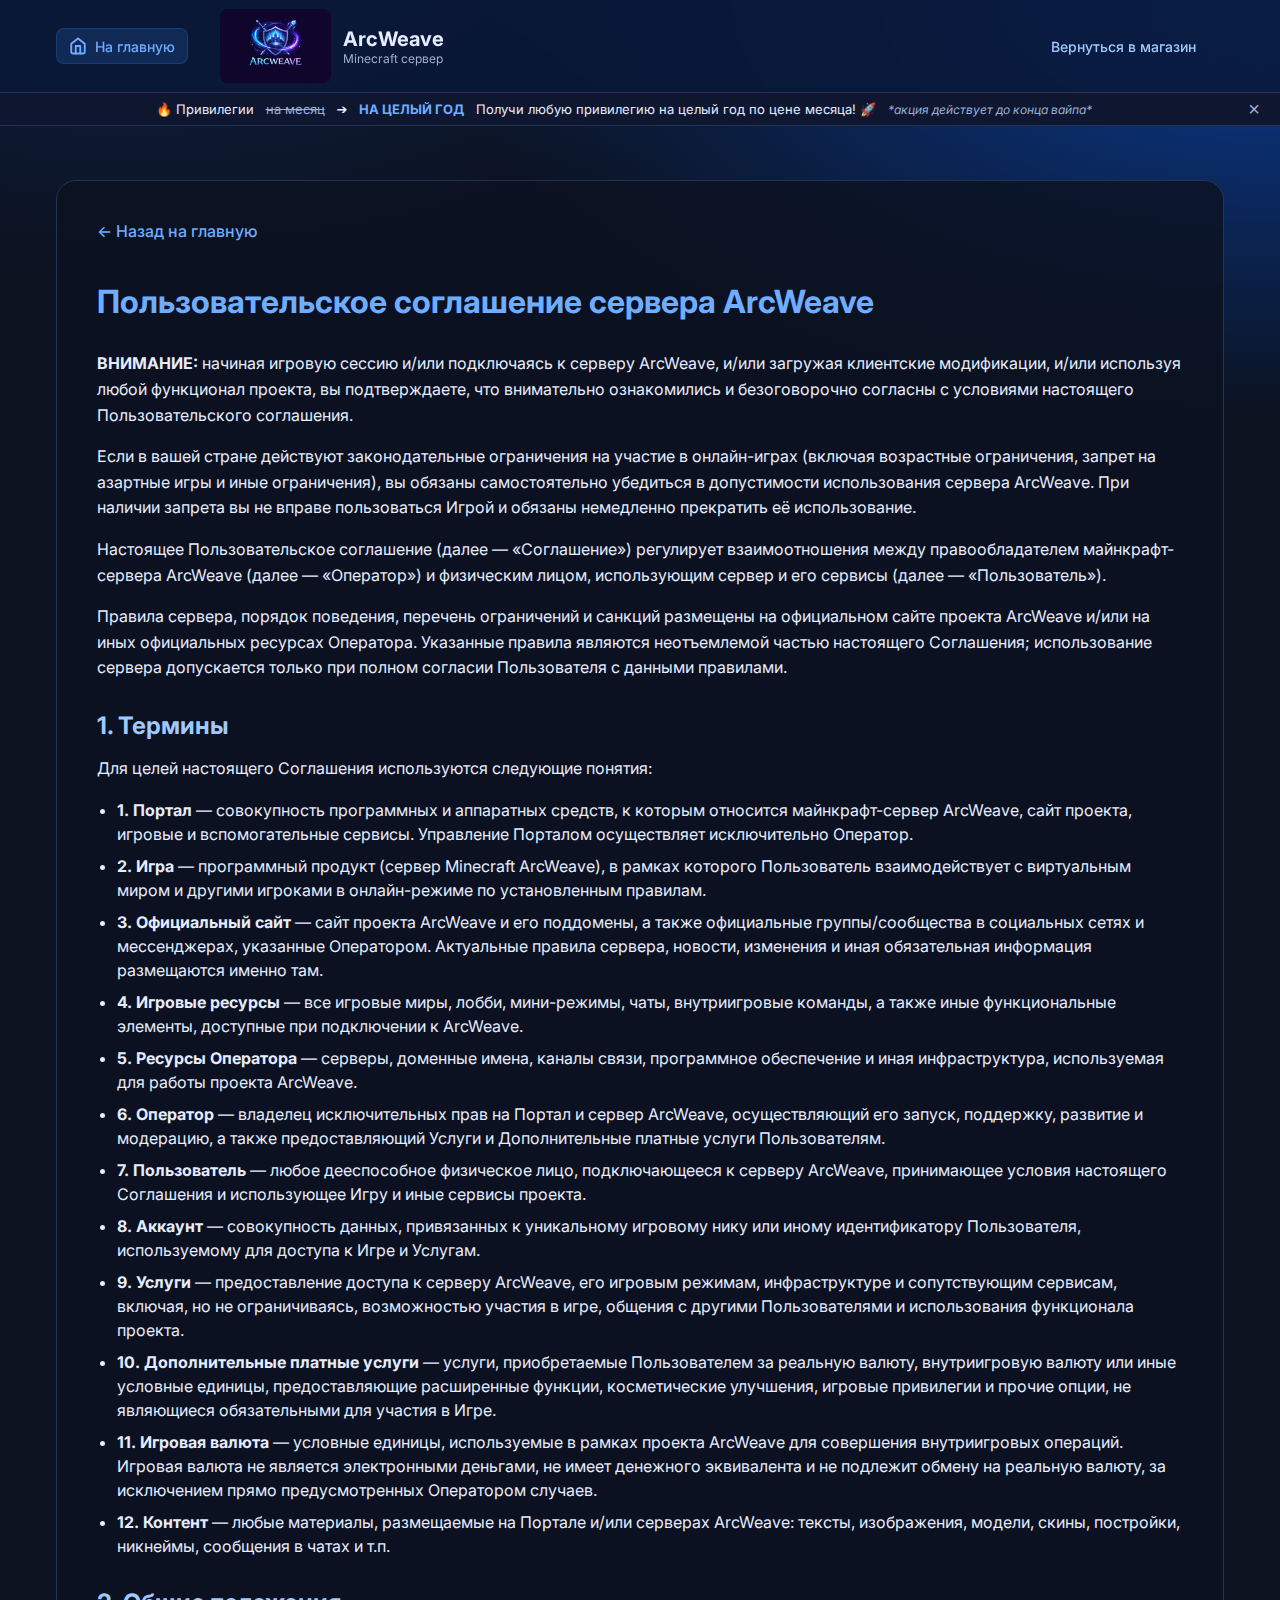
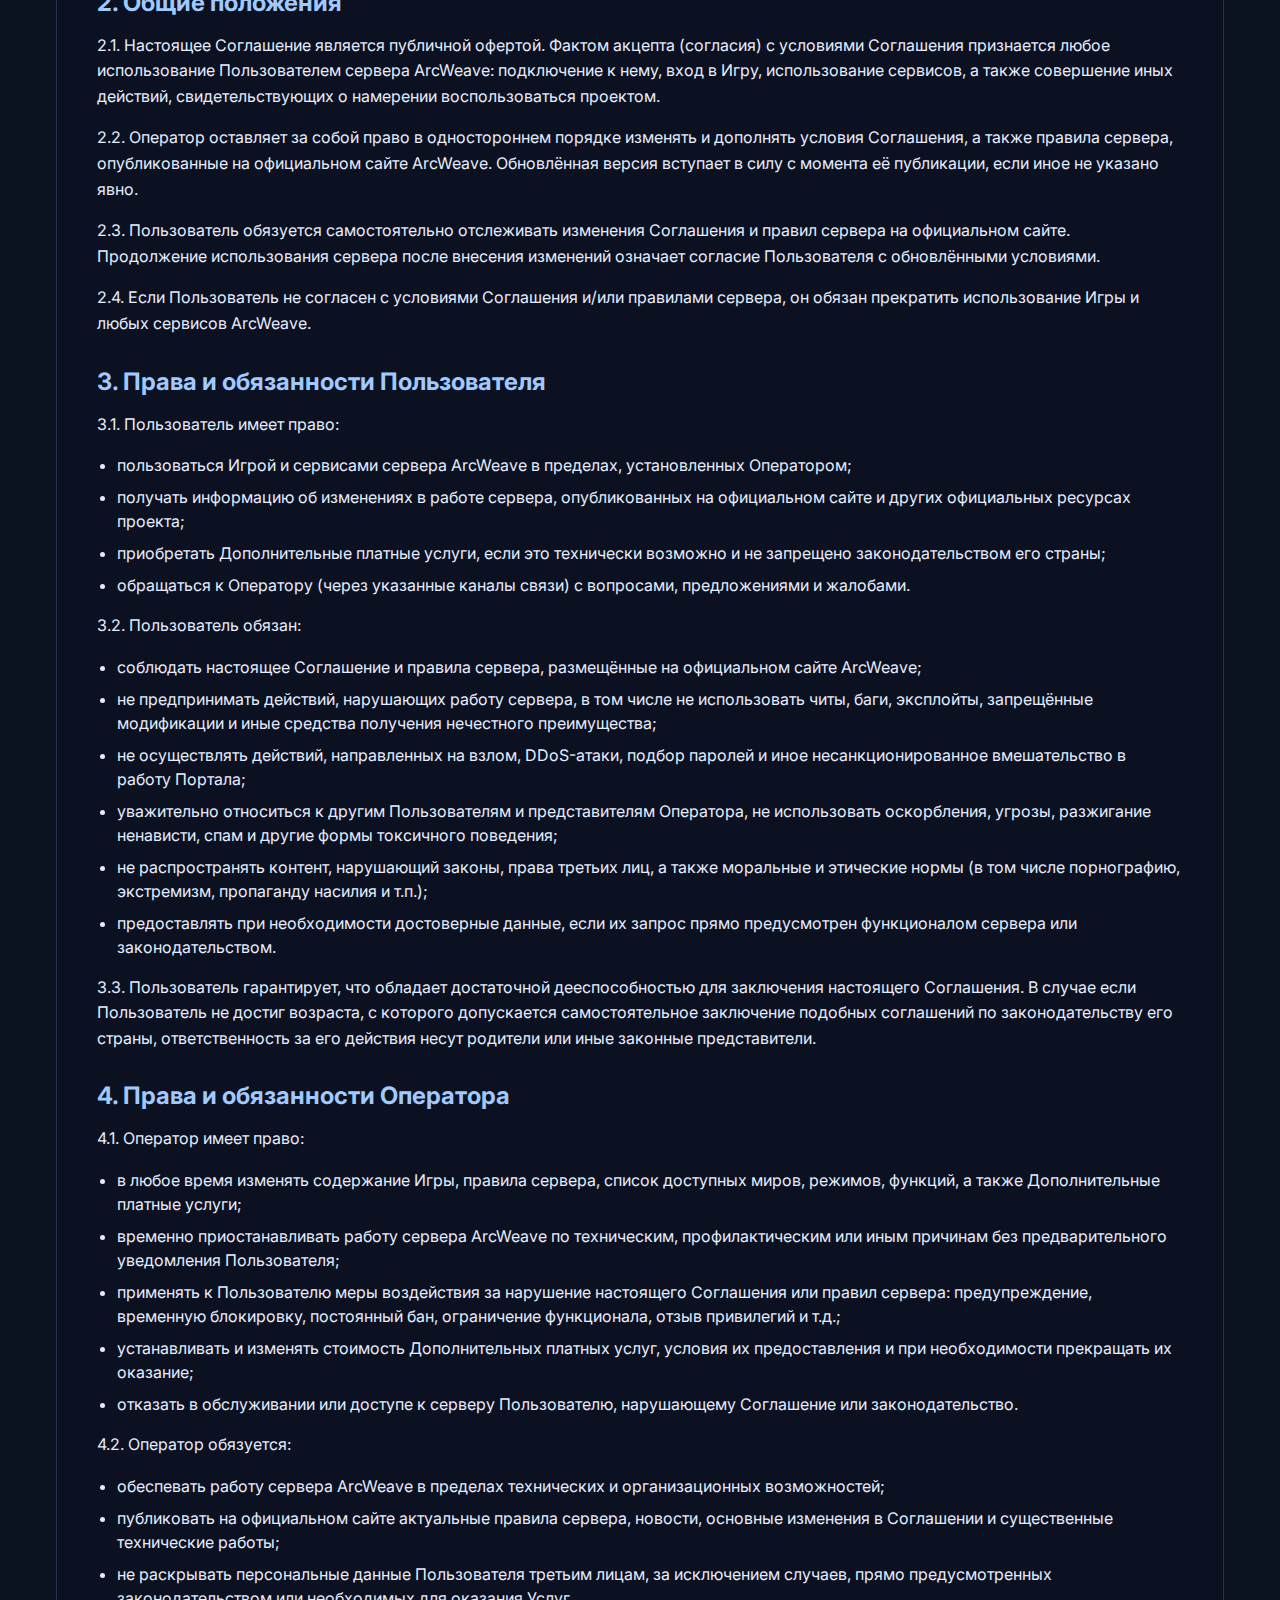
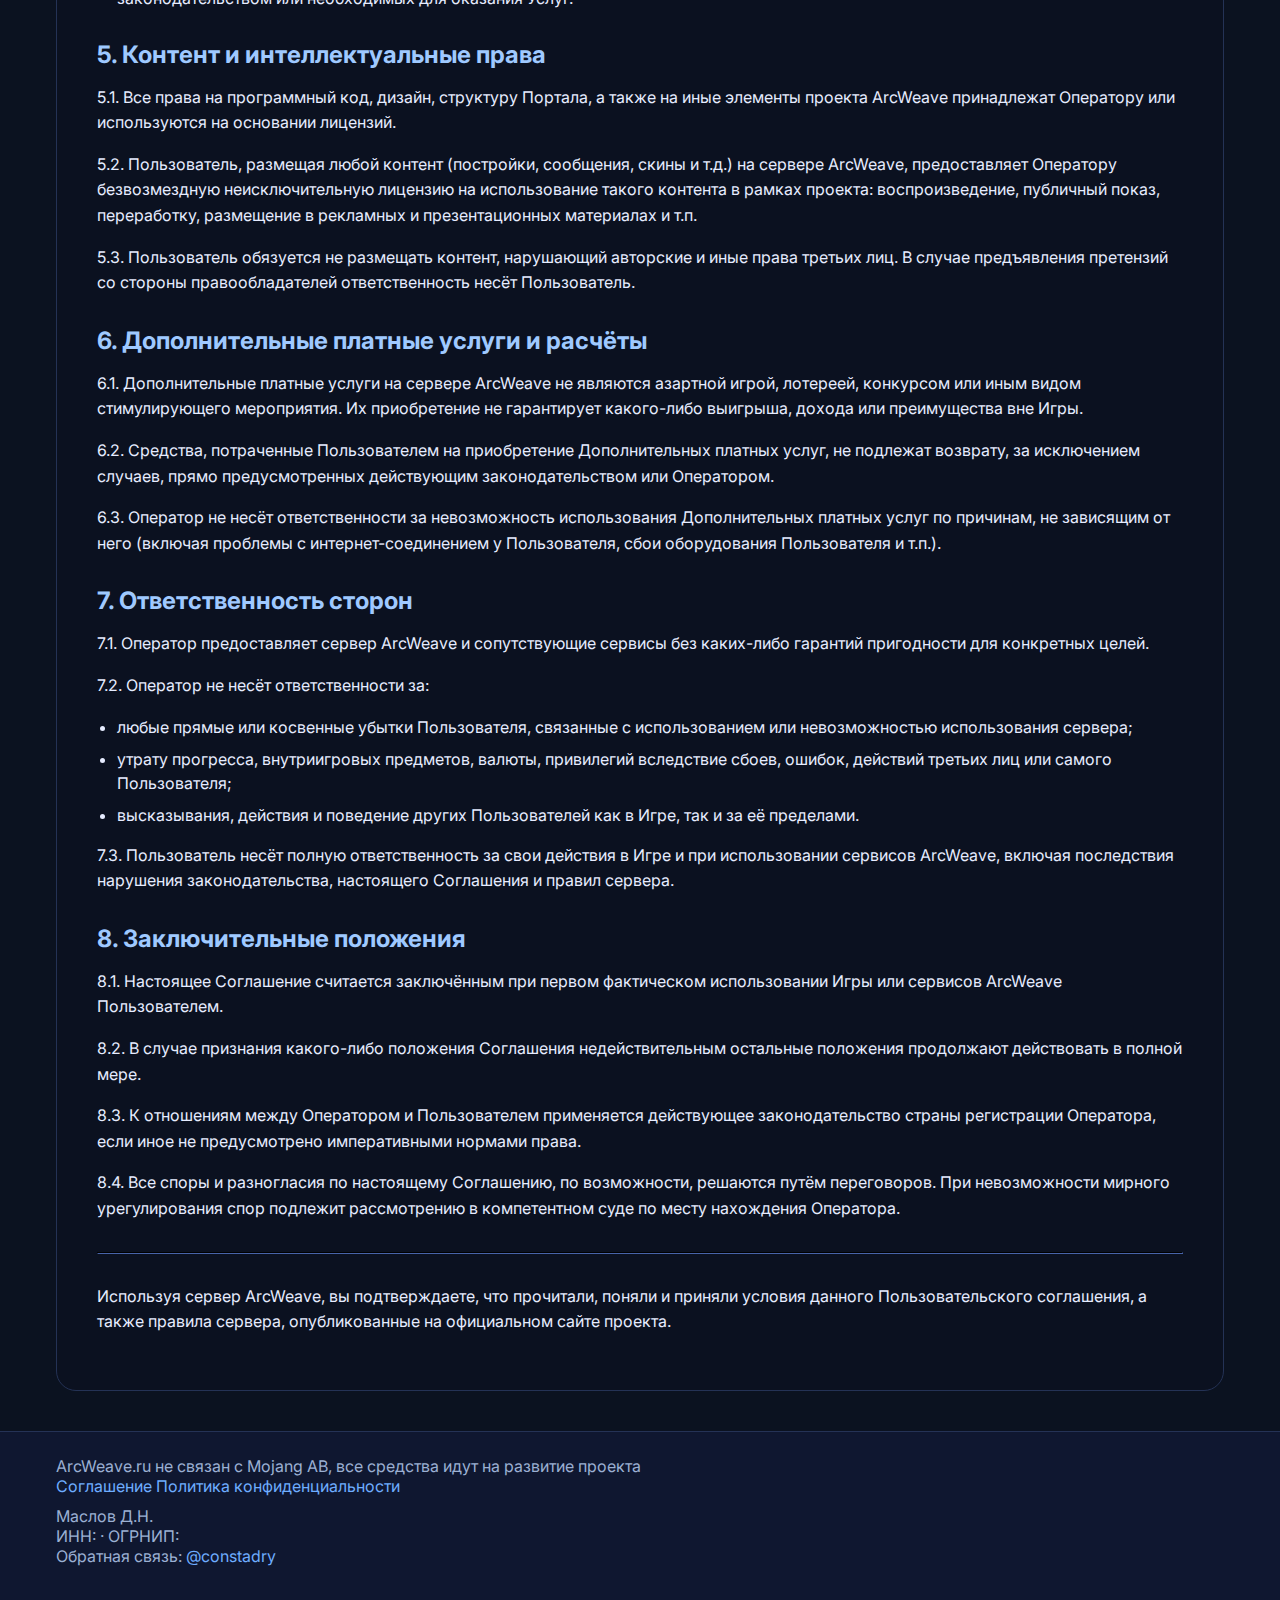
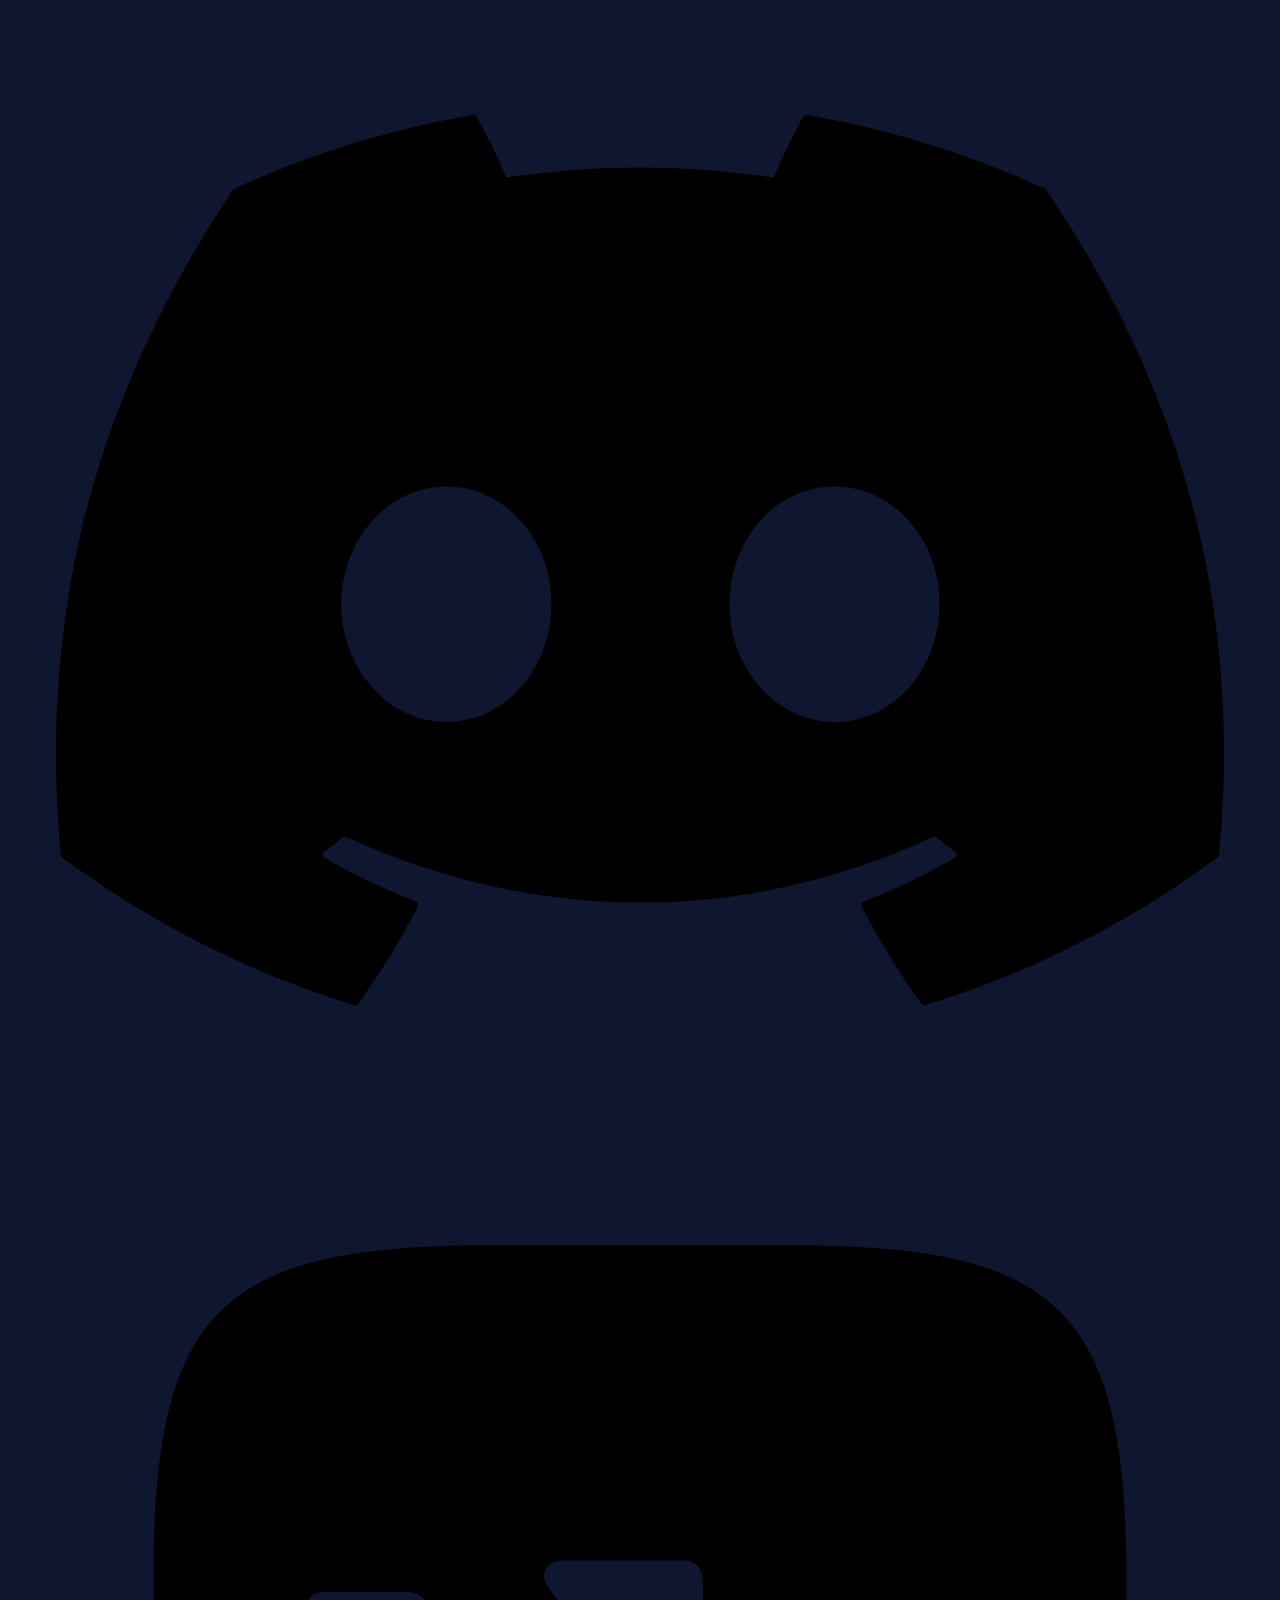
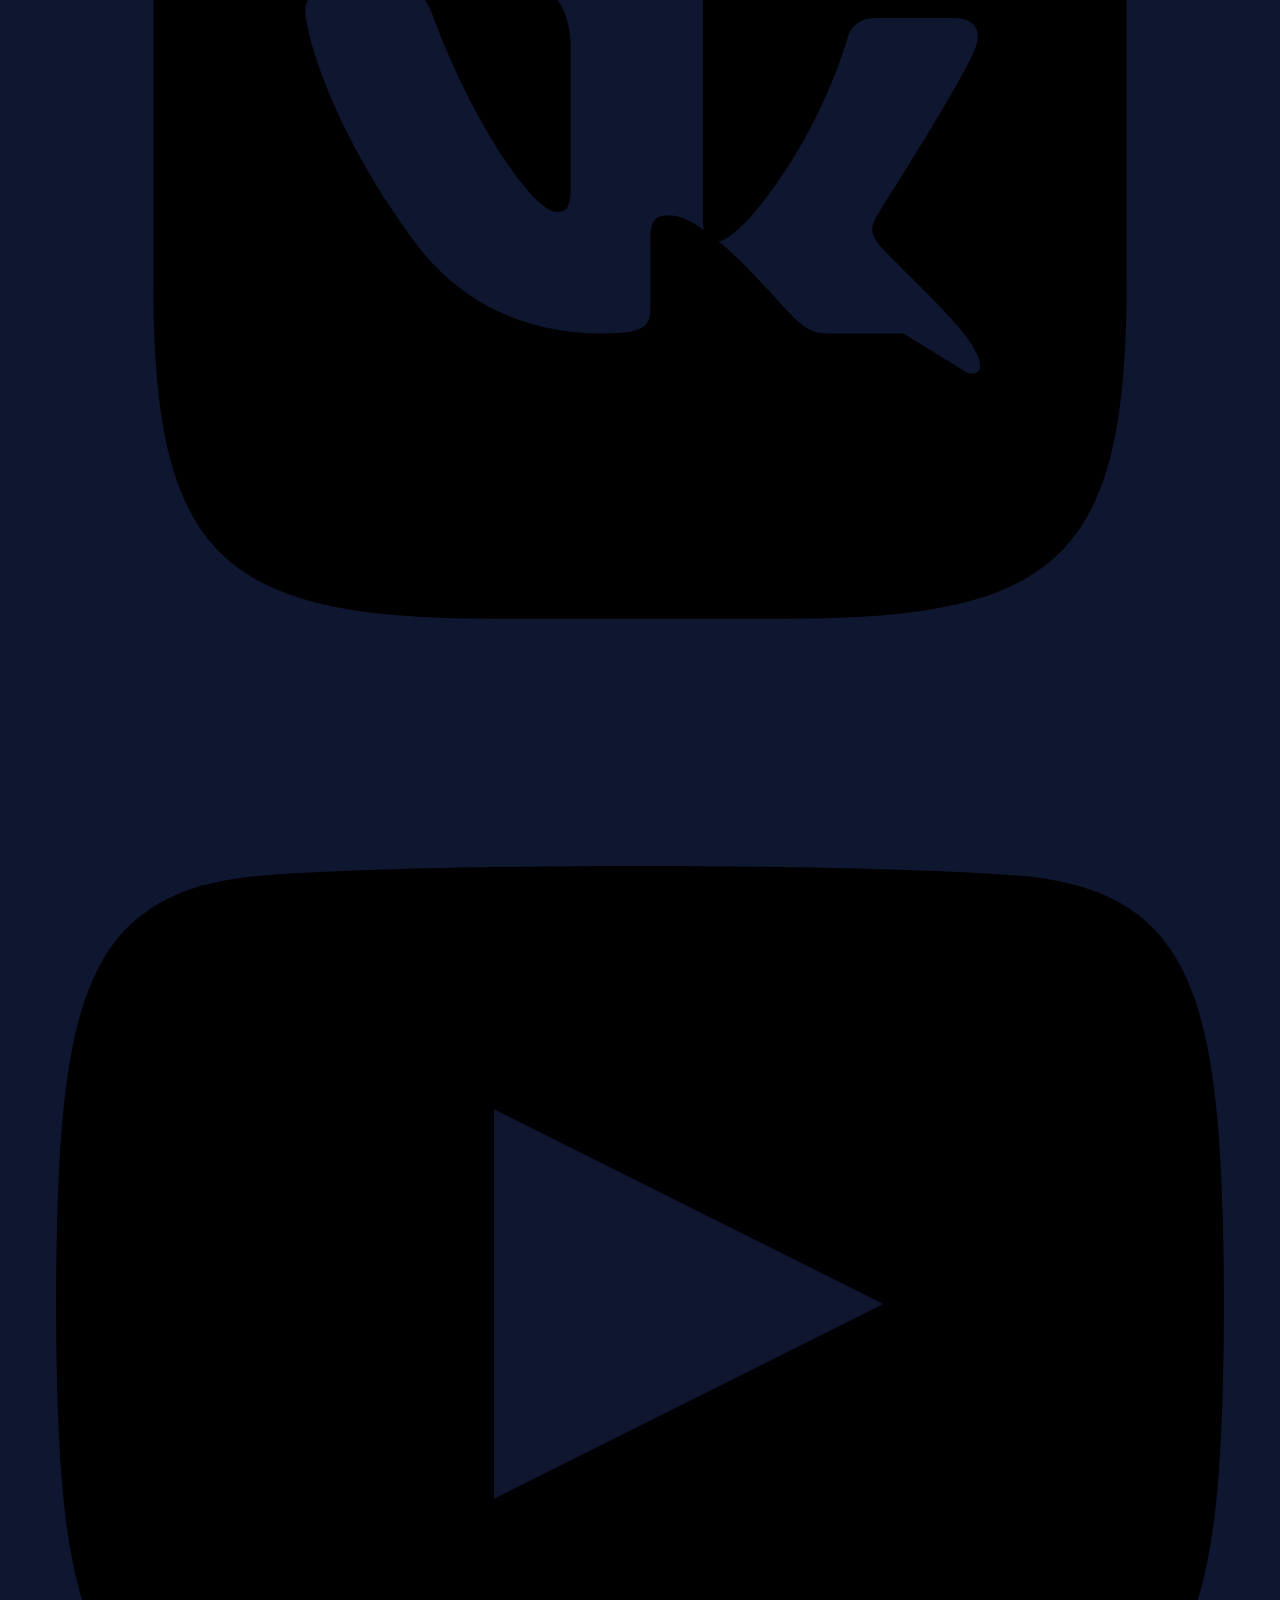
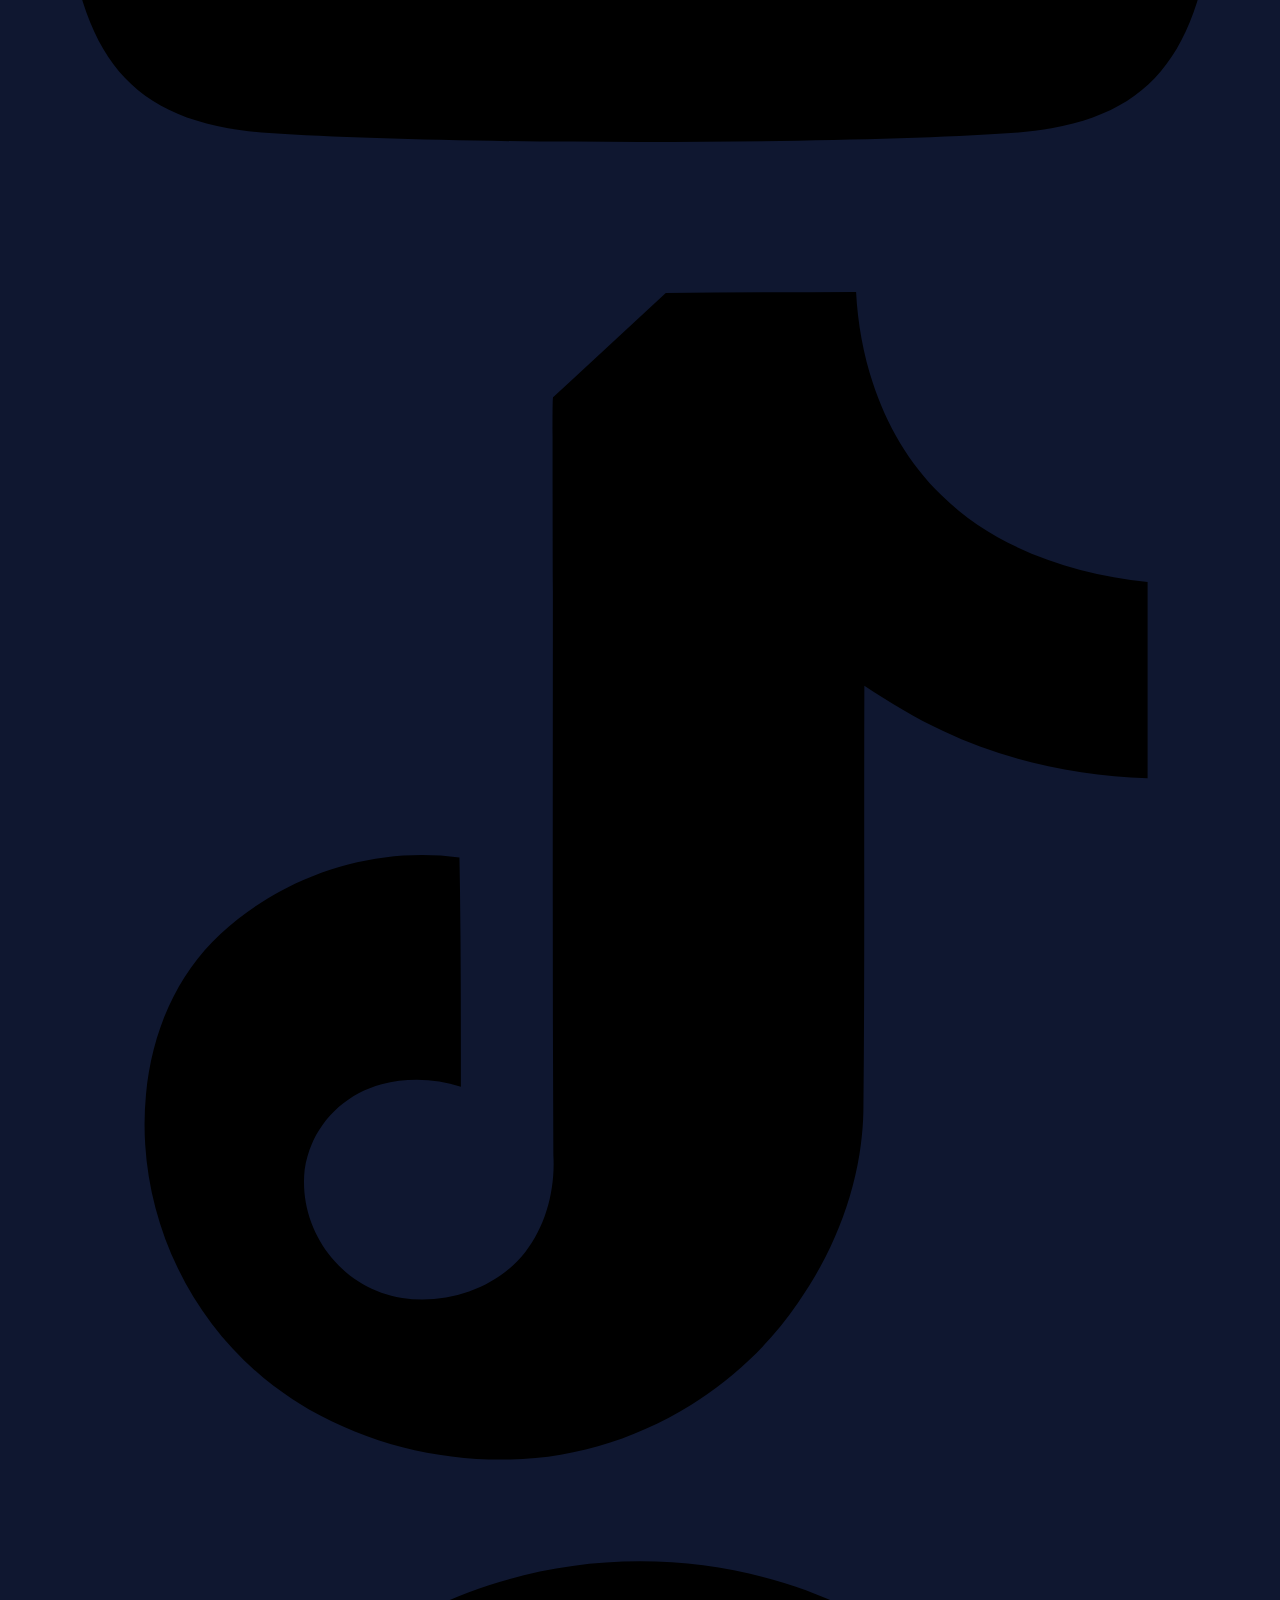
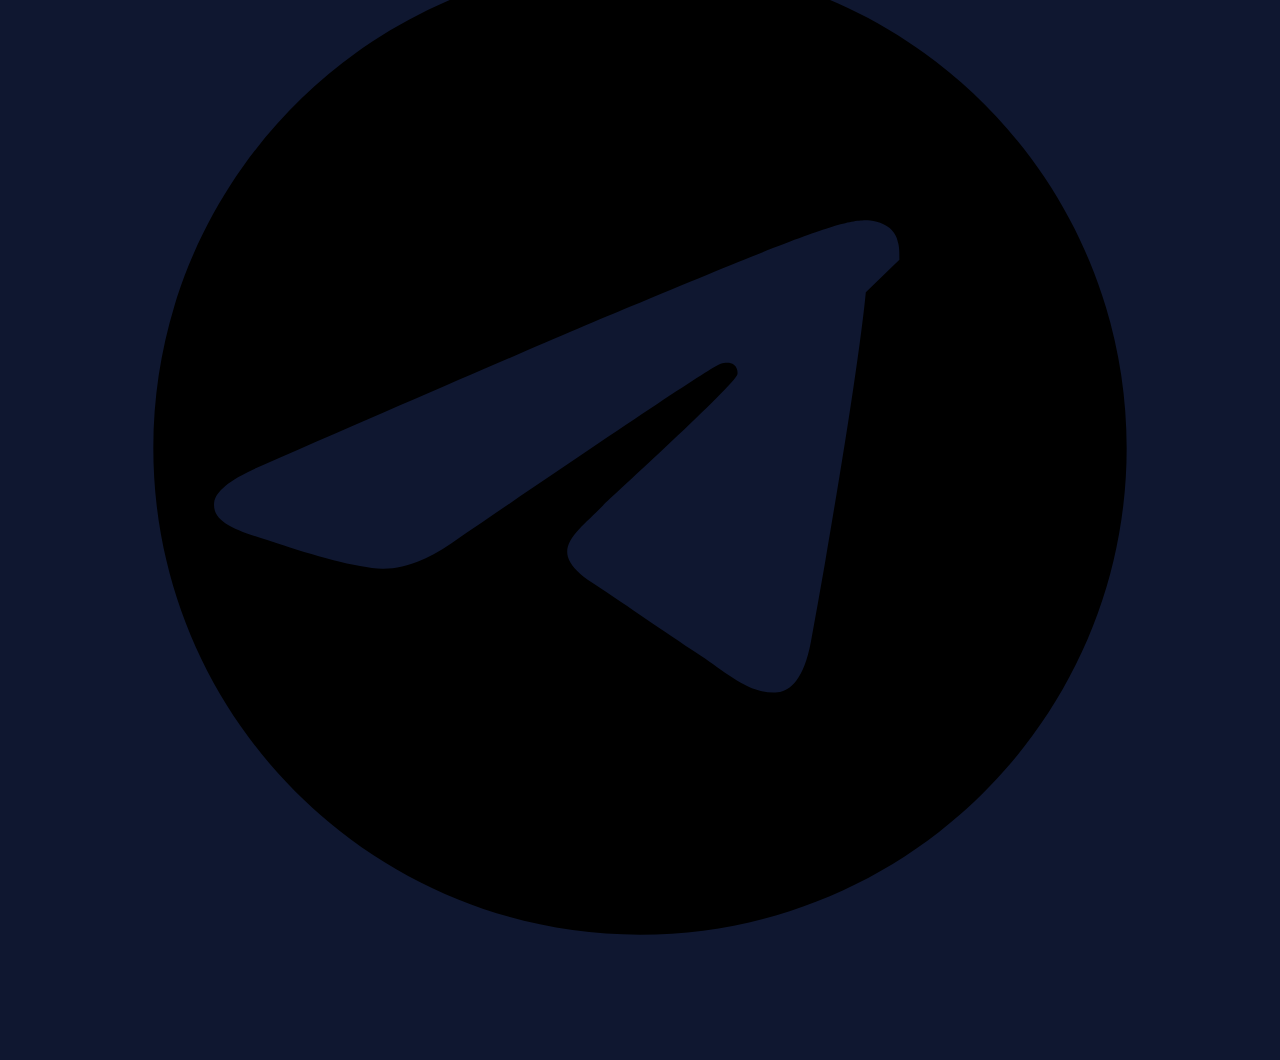
<file: agreement.html>
<!DOCTYPE html>
<html lang="ru">

<head>
    <meta charset="UTF-8">
    <meta name="viewport" content="width=device-width, initial-scale=1.0">
    <title>Пользовательское соглашение — ArcWeave</title>
    <link rel="icon" type="image/png" href="./favicon.png">
    <link rel="apple-touch-icon" href="./favicon.png">
    <link rel="preconnect" href="https://fonts.googleapis.com">
    <link rel="preconnect" href="https://fonts.gstatic.com" crossorigin>
    <link href="https://fonts.googleapis.com/css2?family=Inter:wght@400;500;600;700&display=swap" rel="stylesheet">
    <link rel="stylesheet" href="./styles.css">
    <style>
        .agreement-content {
            background: rgba(11, 18, 32, 0.8);
            padding: 40px;
            border-radius: 20px;
            margin: 40px 0;
            border: 1px solid var(--border);
        }

        .agreement-content h1 {
            color: var(--blue-300);
            margin-bottom: 30px;
        }

        .agreement-content h2 {
            color: var(--blue-200);
            margin-top: 30px;
            margin-bottom: 15px;
        }

        .agreement-content p {
            line-height: 1.6;
            margin-bottom: 15px;
            color: var(--text);
        }

        .agreement-content ul {
            margin-bottom: 15px;
            padding-left: 20px;
        }

        .agreement-content li {
            margin-bottom: 8px;
            line-height: 1.5;
        }

        .back-link {
            display: inline-block;
            margin-bottom: 20px;
            color: var(--blue-300);
            text-decoration: none;
            font-weight: 500;
        }

        .back-link:hover {
            text-decoration: underline;
        }
    </style>
</head>

<body>
    <header class="site-header">
        <div class="container header-inner">
            <a href="./welcome.html" class="header-link home-link" title="Вернуться к начальному экрану">
                <svg viewBox="0 0 24 24" fill="none" stroke-width="2.5" stroke-linecap="round" stroke-linejoin="round">
                    <path d="M3 9l9-7 9 7v11a2 2 0 0 1-2 2H5a2 2 0 0 1-2-2z"></path>
                    <polyline points="9 22 9 12 15 12 15 22"></polyline>
                </svg>
                <span>На главную</span>
            </a>
            <a href="./index.html" class="brand"
                style="text-decoration: none; color: inherit; margin-right: auto; margin-left: 8px;">
                <img class="brand-logo" src="./assets/Arcweave.png" alt="ArcWeave">
                <div class="brand-text">
                    <div class="brand-title">ArcWeave</div>
                    <div class="brand-subtitle">Minecraft сервер</div>
                </div>
            </a>
            <nav class="header-links">
                <a href="./index.html" class="header-link">Вернуться в магазин</a>
            </nav>
        </div>
        <div class="promo-banner" id="promoBanner">
            <div class="container banner-inner">
                🔥 Привилегии<s>на месяц</s> ➔ <strong>НА ЦЕЛЫЙ ГОД</strong> Получи любую привилегию на целый год
                по цене месяца! 🚀<em>*акция действует до конца вайпа*</em>
            </div>
            <button class="banner-close"
                onclick="document.getElementById('promoBanner').classList.add('is-hidden'); document.body.classList.add('banner-closed');"
                aria-label="Закрыть уведомление">&times;</button>
        </div>
    </header>

    <main class="container">
        <div class="agreement-content">
            <a href="./index.html" class="back-link">← Назад на главную</a>

            <h1>Пользовательское соглашение сервера ArcWeave</h1>

            <p><strong>ВНИМАНИЕ:</strong> начиная игровую сессию и/или подключаясь к серверу ArcWeave, и/или загружая
                клиентские модификации, и/или используя любой функционал проекта, вы подтверждаете, что внимательно
                ознакомились и безоговорочно согласны с условиями настоящего Пользовательского соглашения.</p>

            <p>Если в вашей стране действуют законодательные ограничения на участие в онлайн-играх (включая возрастные
                ограничения, запрет на азартные игры и иные ограничения), вы обязаны самостоятельно убедиться в
                допустимости использования сервера ArcWeave. При наличии запрета вы не вправе пользоваться Игрой и
                обязаны немедленно прекратить её использование.</p>

            <p>Настоящее Пользовательское соглашение (далее — «Соглашение») регулирует взаимоотношения между
                правообладателем майнкрафт-сервера ArcWeave (далее — «Оператор») и физическим лицом, использующим
                сервер и его сервисы (далее — «Пользователь»).</p>

            <p>Правила сервера, порядок поведения, перечень ограничений и санкций размещены на официальном сайте проекта
                ArcWeave и/или на иных официальных ресурсах Оператора. Указанные правила являются неотъемлемой частью
                настоящего Соглашения; использование сервера допускается только при полном согласии Пользователя с
                данными правилами.</p>

            <h2>1. Термины</h2>
            <p>Для целей настоящего Соглашения используются следующие понятия:</p>
            <ul>
                <li><strong>1. Портал</strong> — совокупность программных и аппаратных средств, к которым относится
                    майнкрафт-сервер ArcWeave, сайт проекта, игровые и вспомогательные сервисы. Управление Порталом
                    осуществляет исключительно Оператор.</li>
                <li><strong>2. Игра</strong> — программный продукт (сервер Minecraft ArcWeave), в рамках которого
                    Пользователь взаимодействует с виртуальным миром и другими игроками в онлайн-режиме по установленным
                    правилам.</li>
                <li><strong>3. Официальный сайт</strong> — сайт проекта ArcWeave и его поддомены, а также официальные
                    группы/сообщества в социальных сетях и мессенджерах, указанные Оператором. Актуальные правила
                    сервера, новости, изменения и иная обязательная информация размещаются именно там.</li>
                <li><strong>4. Игровые ресурсы</strong> — все игровые миры, лобби, мини-режимы, чаты, внутриигровые
                    команды, а также иные функциональные элементы, доступные при подключении к ArcWeave.</li>
                <li><strong>5. Ресурсы Оператора</strong> — серверы, доменные имена, каналы связи, программное
                    обеспечение и иная инфраструктура, используемая для работы проекта ArcWeave.</li>
                <li><strong>6. Оператор</strong> — владелец исключительных прав на Портал и сервер ArcWeave,
                    осуществляющий его запуск, поддержку, развитие и модерацию, а также предоставляющий Услуги и
                    Дополнительные платные услуги Пользователям.</li>
                <li><strong>7. Пользователь</strong> — любое дееспособное физическое лицо, подключающееся к серверу
                    ArcWeave, принимающее условия настоящего Соглашения и использующее Игру и иные сервисы проекта.
                </li>
                <li><strong>8. Аккаунт</strong> — совокупность данных, привязанных к уникальному игровому нику или иному
                    идентификатору Пользователя, используемому для доступа к Игре и Услугам.</li>
                <li><strong>9. Услуги</strong> — предоставление доступа к серверу ArcWeave, его игровым режимам,
                    инфраструктуре и сопутствующим сервисам, включая, но не ограничиваясь, возможностью участия в игре,
                    общения с другими Пользователями и использования функционала проекта.</li>
                <li><strong>10. Дополнительные платные услуги</strong> — услуги, приобретаемые Пользователем за реальную
                    валюту, внутриигровую валюту или иные условные единицы, предоставляющие расширенные функции,
                    косметические улучшения, игровые привилегии и прочие опции, не являющиеся обязательными для участия
                    в Игре.</li>
                <li><strong>11. Игровая валюта</strong> — условные единицы, используемые в рамках проекта ArcWeave
                    для совершения внутриигровых операций. Игровая валюта не является электронными деньгами, не имеет
                    денежного эквивалента и не подлежит обмену на реальную валюту, за исключением прямо предусмотренных
                    Оператором случаев.</li>
                <li><strong>12. Контент</strong> — любые материалы, размещаемые на Портале и/или серверах ArcWeave:
                    тексты, изображения, модели, скины, постройки, никнеймы, сообщения в чатах и т.п.</li>
            </ul>

            <h2>2. Общие положения</h2>
            <p>2.1. Настоящее Соглашение является публичной офертой. Фактом акцепта (согласия) с условиями Соглашения
                признается любое использование Пользователем сервера ArcWeave: подключение к нему, вход в Игру,
                использование сервисов, а также совершение иных действий, свидетельствующих о намерении воспользоваться
                проектом.</p>
            <p>2.2. Оператор оставляет за собой право в одностороннем порядке изменять и дополнять условия Соглашения, а
                также правила сервера, опубликованные на официальном сайте ArcWeave. Обновлённая версия вступает в
                силу с момента её публикации, если иное не указано явно.</p>
            <p>2.3. Пользователь обязуется самостоятельно отслеживать изменения Соглашения и правил сервера на
                официальном сайте. Продолжение использования сервера после внесения изменений означает согласие
                Пользователя с обновлёнными условиями.</p>
            <p>2.4. Если Пользователь не согласен с условиями Соглашения и/или правилами сервера, он обязан прекратить
                использование Игры и любых сервисов ArcWeave.</p>

            <h2>3. Права и обязанности Пользователя</h2>
            <p>3.1. Пользователь имеет право:</p>
            <ul>
                <li>пользоваться Игрой и сервисами сервера ArcWeave в пределах, установленных Оператором;</li>
                <li>получать информацию об изменениях в работе сервера, опубликованных на официальном сайте и других
                    официальных ресурсах проекта;</li>
                <li>приобретать Дополнительные платные услуги, если это технически возможно и не запрещено
                    законодательством его страны;</li>
                <li>обращаться к Оператору (через указанные каналы связи) с вопросами, предложениями и жалобами.</li>
            </ul>
            <p>3.2. Пользователь обязан:</p>
            <ul>
                <li>соблюдать настоящее Соглашение и правила сервера, размещённые на официальном сайте ArcWeave;</li>
                <li>не предпринимать действий, нарушающих работу сервера, в том числе не использовать читы, баги,
                    эксплойты, запрещённые модификации и иные средства получения нечестного преимущества;</li>
                <li>не осуществлять действий, направленных на взлом, DDoS-атаки, подбор паролей и иное
                    несанкционированное вмешательство в работу Портала;</li>
                <li>уважительно относиться к другим Пользователям и представителям Оператора, не использовать
                    оскорбления, угрозы, разжигание ненависти, спам и другие формы токсичного поведения;</li>
                <li>не распространять контент, нарушающий законы, права третьих лиц, а также моральные и этические нормы
                    (в том числе порнографию, экстремизм, пропаганду насилия и т.п.);</li>
                <li>предоставлять при необходимости достоверные данные, если их запрос прямо предусмотрен функционалом
                    сервера или законодательством.</li>
            </ul>
            <p>3.3. Пользователь гарантирует, что обладает достаточной дееспособностью для заключения настоящего
                Соглашения. В случае если Пользователь не достиг возраста, с которого допускается самостоятельное
                заключение подобных соглашений по законодательству его страны, ответственность за его действия несут
                родители или иные законные представители.</p>

            <h2>4. Права и обязанности Оператора</h2>
            <p>4.1. Оператор имеет право:</p>
            <ul>
                <li>в любое время изменять содержание Игры, правила сервера, список доступных миров, режимов, функций, а
                    также Дополнительные платные услуги;</li>
                <li>временно приостанавливать работу сервера ArcWeave по техническим, профилактическим или иным
                    причинам без предварительного уведомления Пользователя;</li>
                <li>применять к Пользователю меры воздействия за нарушение настоящего Соглашения или правил сервера:
                    предупреждение, временную блокировку, постоянный бан, ограничение функционала, отзыв привилегий и
                    т.д.;</li>
                <li>устанавливать и изменять стоимость Дополнительных платных услуг, условия их предоставления и при
                    необходимости прекращать их оказание;</li>
                <li>отказать в обслуживании или доступе к серверу Пользователю, нарушающему Соглашение или
                    законодательство.</li>
            </ul>
            <p>4.2. Оператор обязуется:</p>
            <ul>
                <li>обеспевать работу сервера ArcWeave в пределах технических и организационных возможностей;</li>
                <li>публиковать на официальном сайте актуальные правила сервера, новости, основные изменения в
                    Соглашении и существенные технические работы;</li>
                <li>не раскрывать персональные данные Пользователя третьим лицам, за исключением случаев, прямо
                    предусмотренных законодательством или необходимых для оказания Услуг.</li>
            </ul>

            <h2>5. Контент и интеллектуальные права</h2>
            <p>5.1. Все права на программный код, дизайн, структуру Портала, а также на иные элементы проекта
                ArcWeave принадлежат Оператору или используются на основании лицензий.</p>
            <p>5.2. Пользователь, размещая любой контент (постройки, сообщения, скины и т.д.) на сервере ArcWeave,
                предоставляет Оператору безвозмездную неисключительную лицензию на использование такого контента в
                рамках проекта: воспроизведение, публичный показ, переработку, размещение в рекламных и презентационных
                материалах и т.п.</p>
            <p>5.3. Пользователь обязуется не размещать контент, нарушающий авторские и иные права третьих лиц. В случае
                предъявления претензий со стороны правообладателей ответственность несёт Пользователь.</p>

            <h2>6. Дополнительные платные услуги и расчёты</h2>
            <p>6.1. Дополнительные платные услуги на сервере ArcWeave не являются азартной игрой, лотереей, конкурсом
                или иным видом стимулирующего мероприятия. Их приобретение не гарантирует какого-либо выигрыша, дохода
                или преимущества вне Игры.</p>
            <p>6.2. Средства, потраченные Пользователем на приобретение Дополнительных платных услуг, не подлежат
                возврату, за исключением случаев, прямо предусмотренных действующим законодательством или Оператором.
            </p>
            <p>6.3. Оператор не несёт ответственности за невозможность использования Дополнительных платных услуг по
                причинам, не зависящим от него (включая проблемы с интернет-соединением у Пользователя, сбои
                оборудования Пользователя и т.п.).</p>

            <h2>7. Ответственность сторон</h2>
            <p>7.1. Оператор предоставляет сервер ArcWeave и сопутствующие сервисы без каких-либо гарантий
                пригодности для конкретных целей.</p>
            <p>7.2. Оператор не несёт ответственности за:</p>
            <ul>
                <li>любые прямые или косвенные убытки Пользователя, связанные с использованием или невозможностью
                    использования сервера;</li>
                <li>утрату прогресса, внутриигровых предметов, валюты, привилегий вследствие сбоев, ошибок, действий
                    третьих лиц или самого Пользователя;</li>
                <li>высказывания, действия и поведение других Пользователей как в Игре, так и за её пределами.</li>
            </ul>
            <p>7.3. Пользователь несёт полную ответственность за свои действия в Игре и при использовании сервисов
                ArcWeave, включая последствия нарушения законодательства, настоящего Соглашения и правил сервера.</p>

            <h2>8. Заключительные положения</h2>
            <p>8.1. Настоящее Соглашение считается заключённым при первом фактическом использовании Игры или сервисов
                ArcWeave Пользователем.</p>
            <p>8.2. В случае признания какого-либо положения Соглашения недействительным остальные положения продолжают
                действовать в полной мере.</p>
            <p>8.3. К отношениям между Оператором и Пользователем применяется действующее законодательство страны
                регистрации Оператора, если иное не предусмотрено императивными нормами права.</p>
            <p>8.4. Все споры и разногласия по настоящему Соглашению, по возможности, решаются путём переговоров. При
                невозможности мирного урегулирования спор подлежит рассмотрению в компетентном суде по месту нахождения
                Оператора.</p>

            <hr style="border-color: var(--border); margin: 30px 0;">
            <p>Используя сервер ArcWeave, вы подтверждаете, что прочитали, поняли и приняли условия данного
                Пользовательского соглашения, а также правила сервера, опубликованные на официальном сайте проекта.</p>
        </div>
    </main>

    <footer class="site-footer">
        <div class="container footer-inner">
            <div class="legal">
                <div>ArcWeave.ru не связан с Mojang AB, все средства идут на развитие проекта</div>
                <div class="links">
                    <a href="./agreement.html">Соглашение</a>
                    <a href="./privacy.html">Политика конфиденциальности</a>
                </div>
            </div>
            <div class="company">
                <div>Маслов Д.Н.</div>
                <div>ИНН: · ОГРНИП: </div>
                <div>Обратная связь: <a href="https://t.me/constadry">@constadry</a></div>
            </div>
            <div class="footer-social">
                <a href="https://discord.gg/arcweave" class="social-link" title="Discord" target="_blank">
                    <svg viewBox="0 0 24 24">
                        <path
                            d="M20.317 4.37a19.791 19.791 0 0 0-4.885-1.515a.074.074 0 0 0-.079.037c-.21.375-.444.864-.608 1.25a18.27 18.27 0 0 0-5.487 0a12.64 12.64 0 0 0-.617-1.25a.077.077 0 0 0-.079-.037A19.736 19.736 0 0 0 3.666 4.37a.07.07 0 0 0-.032.027C.533 9.046-.32 13.58.099 18.057a.082.082 0 0 0 .031.057a19.9 19.9 0 0 0 5.993 3.03a.078.078 0 0 0 .084-.028a14.09 14.09 0 0 0 1.226-1.994a.076.076 0 0 0-.041-.106a13.107 13.107 0 0 1-1.872-.892a.077.077 0 0 1-.008-.128a10.2 10.2 0 0 0 .372-.292a.074.074 0 0 1 .077-.01c3.928 1.793 8.18 1.793 12.062 0a.074.074 0 0 1 .078.01c.12.098.246.196.373.292a.077.077 0 0 1-.006.127a12.299 12.299 0 0 1-1.873.892a.077.077 0 0 0-.041.107c.36.698.772 1.362 1.225 1.993a.076.076 0 0 0 .084.028a19.839 19.839 0 0 0 6.002-3.03a.077.077 0 0 0 .032-.054c.5-5.177-.838-9.674-3.549-13.66a.061.061 0 0 0-.031-.03zM8.02 15.33c-1.183 0-2.157-1.085-2.157-2.419c0-1.333.955-2.419 2.157-2.419c1.21 0 2.176 1.096 2.157 2.42c0 1.333-.956 2.418-2.157 2.418zm7.975 0c-1.183 0-2.157-1.085-2.157-2.419c0-1.333.955-2.419 2.157-2.419c1.21 0 2.176 1.096 2.157 2.42c0 1.333-.946 2.418-2.157 2.418z" />
                    </svg>
                </a>
                <a href="https://vk.com/arcweave" class="social-link" title="VK" target="_blank">
                    <svg viewBox="0 0 24 24">
                        <path
                            d="M15.073 2H8.937C3.333 2 2 3.333 2 8.937v6.136C2 20.667 3.333 22 8.937 22h6.136c5.604 0 6.927-1.333 6.927-6.927V8.937C22 3.333 20.667 2 15.073 2zM17.41 16.14h-1.565c-.563 0-.74-.447-1.745-1.454-.88-.857-1.267-.968-1.488-.968-.309 0-.397.088-.397.513v1.391c0 .353-.115.518-.943.518-1.373 0-2.887-.433-4.008-2.024-1.685-2.348-2.14-4.223-2.14-4.593 0-.212.079-.406.467-.406h1.565c.344 0 .467.149.59.503.785 2.136 2.053 4.023 2.548 4.023.185 0 .282-.08.282-.512V10.16c-.053-.944-.546-1.033-.546-1.366 0-.16.132-.317.37-.317h2.469c.308 0 .423.159.423.504V13.8c0 .335.15.45.247.45.185 0 .352-.115.714-.485 1.481-1.685 2.036-3.774 2.036-3.774.07-.176.229-.335.564-.335h1.564c.485 0 .591.247.485.582-.212.635-2.001 3.428-2.001 3.428-.158.265-.185.397 0 .636.185.238 1.481 1.428 1.843 1.957.555.82 0 .697 0 .697z" />
                    </svg>
                </a>
                <a href="https://youtube.com/@arcweave" class="social-link" title="YouTube" target="_blank">
                    <svg viewBox="0 0 24 24">
                        <path
                            d="M19.615 3.184c-3.604-.246-11.631-.245-15.23 0-3.897.266-4.356 2.62-4.385 8.816.029 6.185.484 8.549 4.385 8.816 3.6.245 11.626.246 15.23 0 3.897-.266 4.356-2.62 4.385-8.816-.029-6.185-.484-8.549-4.385-8.816zm-10.615 12.816v-8l8 4-8 4z" />
                    </svg>
                </a>
                <a href="https://tiktok.com/@arcweave" class="social-link" title="TikTok" target="_blank">
                    <svg viewBox="0 0 24 24">
                        <path
                            d="M12.53.02C13.84 0 15.14.01 16.44 0c.08 1.53.63 3.09 1.75 4.17 1.12 1.11 2.7 1.62 4.24 1.79v4.03c-1.44-.05-2.89-.35-4.2-.97-.57-.26-1.1-.59-1.62-.93-.01 2.92.01 5.84-.02 8.75-.03 1.4-.54 2.79-1.35 3.94-1.31 1.92-3.58 3.17-5.91 3.21-1.43.03-2.86-.31-4.13-1.03-2.28-1.3-3.6-3.89-3.35-6.48.12-1.25.61-2.44 1.53-3.29 1.3-1.2 3.14-1.81 4.91-1.57.03 1.57.03 3.14.03 4.71-.52-.17-1.1-.19-1.63-.05-.83.22-1.46.91-1.58 1.75-.14 1.25.75 2.45 2 2.64.93.14 1.95-.2 2.53-.94.43-.55.62-1.29.58-1.99-.02-3.86-.01-7.72-.01-11.58-.01-4-.01-4 .01-4z" />
                    </svg>
                </a>
                <a href="https://t.me/arcweave" class="social-link" title="Telegram" target="_blank">
                    <svg viewBox="0 0 24 24">
                        <path
                            d="M12 2C6.48 2 2 6.48 2 12s4.48 10 10 10 10-4.48 10-10S17.52 2 12 2zm4.64 6.8c-.15 1.58-.8 5.42-1.13 7.19-.14.75-.42 1-.68 1.03-.58.05-1.02-.38-1.58-.75-.88-.58-1.38-.94-2.23-1.5-.99-.65-.35-1 .22-1.59.15-.15 2.71-2.48 2.76-2.69.01-.03.01-.14-.07-.2-.08-.06-.19-.04-.27-.02-.12.02-1.96 1.25-5.54 3.69-.52.36-1 .53-1.42.52-.47-.01-1.37-.26-2.03-.48-.82-.27-1.47-.42-1.42-.88.03-.24.35-.49.96-.75 3.78-1.65 6.31-2.74 7.58-3.27 3.61-1.51 4.35-1.77 4.84-1.78.11 0 .35.03.5.16.12.1.16.23.18.33.02.08.02.24.02.32z" />
                    </svg>
                </a>
            </div>
        </div>
    </footer>
</body>

</html>
</file>
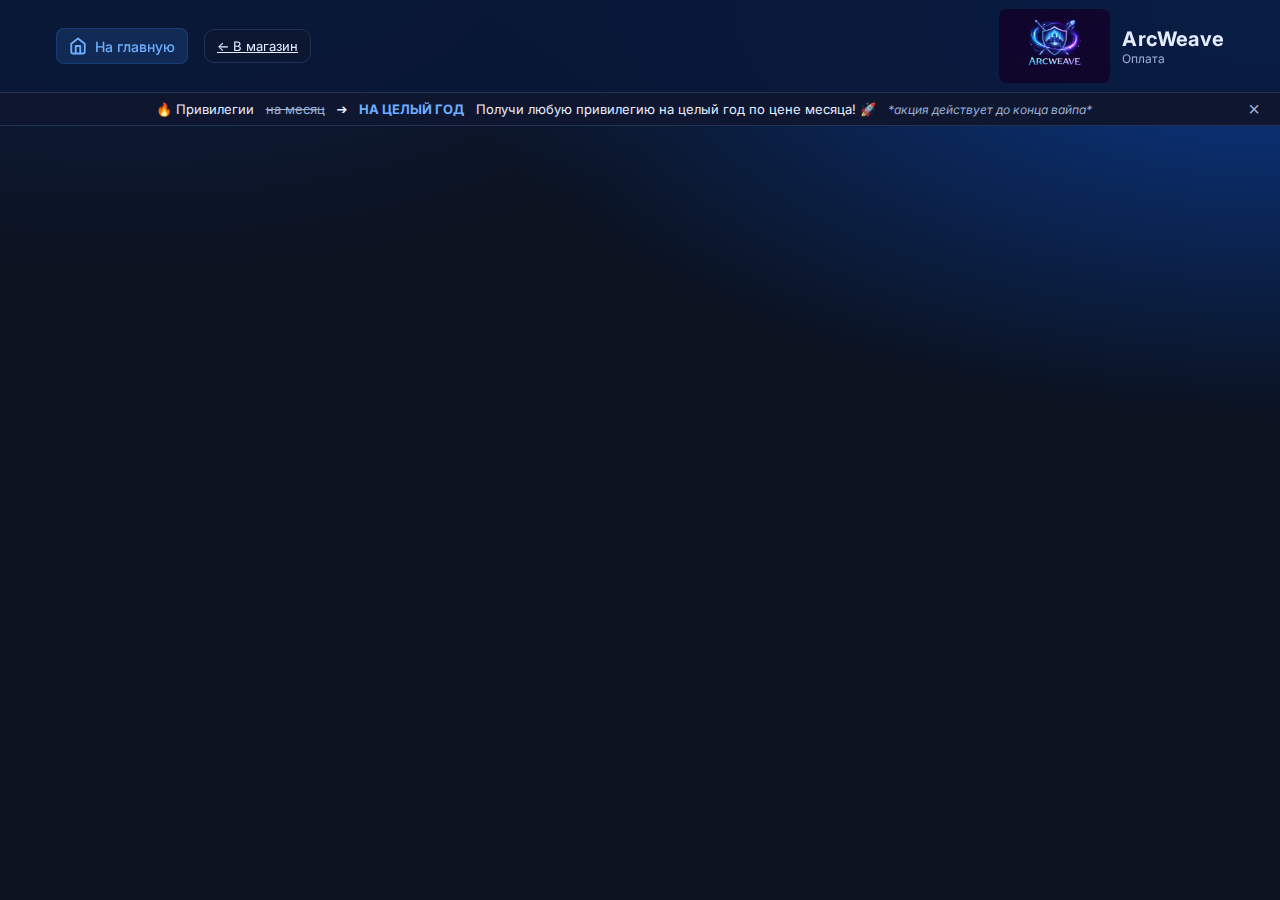
<file: payment.html>
<!DOCTYPE html>
<html lang="ru">

<head>
    <meta charset="UTF-8">
    <meta name="viewport" content="width=device-width, initial-scale=1.0">
    <title>ArcWeave — Оплата</title>
    <link rel="icon" type="image/png" href="./favicon.png">
    <link rel="apple-touch-icon" href="./favicon.png">
    <link rel="preconnect" href="https://fonts.googleapis.com">
    <link rel="preconnect" href="https://fonts.gstatic.com" crossorigin>
    <link href="https://fonts.googleapis.com/css2?family=Inter:wght@400;500;600;700&display=swap" rel="stylesheet">
    <link rel="stylesheet" href="./styles.css">
    <style>
        .pay-container {
            width: min(720px, 100%);
            margin: 24px auto;
            padding: 0 16px;
        }

        .pay-card {
            border: 1px solid var(--border);
            border-radius: 14px;
            background: linear-gradient(180deg, #0e1b39, #0b152b);
            box-shadow: 0 10px 28px rgba(0, 0, 0, 0.35);
            overflow: hidden;
        }

        .pay-header {
            padding: 14px;
            border-bottom: 1px solid var(--border);
            display: flex;
            align-items: center;
            justify-content: space-between;
            gap: 12px;
        }

        .pay-title {
            margin: 0;
            font-size: 18px;
            font-weight: 800;
        }

        .pay-price {
            font-weight: 800;
            color: var(--blue-200);
        }

        .pay-body {
            padding: 14px;
            display: grid;
            gap: 12px;
        }

        .field {
            display: grid;
            gap: 6px;
        }

        .field label {
            color: var(--muted);
            font-size: 13px;
        }

        .field input[type="text"],
        .field input[type="email"] {
            background: #0c1731;
            border: 1px solid var(--border);
            color: var(--text);
            border-radius: 10px;
            padding: 10px 12px;
        }

        .agree {
            display: flex;
            align-items: center;
            gap: 10px;
            color: var(--muted);
            font-size: 14px;
        }

        .agree a {
            color: var(--blue-300);
            text-decoration: none;
        }

        .pay-actions {
            display: flex;
            gap: 10px;
            justify-content: flex-end;
            margin-top: 4px;
        }

        .btn-secondary {
            appearance: none;
            border: 1px solid var(--border);
            background: #0c1731;
            color: var(--text);
            border-radius: 10px;
            padding: 10px 14px;
            cursor: pointer;
        }

        .error {
            color: #ff8e8e;
            font-size: 12px;
            display: none;
        }

        .error[aria-hidden="false"] {
            display: block;
        }

        /* Tablet: ~700px */
        @media (max-width: 700px) {
            .pay-container {
                padding: 0 12px;
                margin: 20px auto;
            }

            .pay-title {
                font-size: 16px;
            }

            .pay-body {
                padding: 12px;
                gap: 10px;
            }

            .pay-actions {
                flex-direction: column;
                gap: 8px;
            }

            .pay-actions button {
                width: 100%;
            }
        }

        /* Mobile: ~400px */
        @media (max-width: 400px) {
            .pay-container {
                padding: 0 12px;
                margin: 16px auto;
            }

            .pay-header {
                padding: 12px;
                flex-direction: column;
                align-items: flex-start;
                gap: 8px;
            }

            .pay-title {
                font-size: 15px;
            }

            .pay-price {
                font-size: 16px;
            }

            .pay-body {
                padding: 10px;
                gap: 10px;
            }

            .field label {
                font-size: 12px;
            }

            .field input {
                padding: 9px 10px;
                font-size: 14px;
            }

            .agree {
                font-size: 12px;
            }

            .pay-actions {
                flex-direction: column-reverse;
                gap: 8px;
            }

            .pay-actions button {
                width: 100%;
                font-size: 14px;
                padding: 10px;
            }
        }
    </style>
</head>

<body>
    <header class="site-header">
        <div class="container header-inner">
            <nav class="nav-tabs" aria-label="Навигация" style="flex-wrap: nowrap; gap: 8px;">
                <a href="./welcome.html" class="header-link home-link" title="Вернуться к начальному экрану">
                    <svg viewBox="0 0 24 24" fill="none" stroke-width="2.5" stroke-linecap="round"
                        stroke-linejoin="round">
                        <path d="M3 9l9-7 9 7v11a2 2 0 0 1-2 2H5a2 2 0 0 1-2-2z"></path>
                        <polyline points="9 22 9 12 15 12 15 22"></polyline>
                    </svg>
                    <span>На главную</span>
                </a>
                <a class="btn-secondary" href="./index.html" style="padding: 8px 12px; font-size: 13px;">← В магазин</a>
            </nav>
            <div class="brand" aria-label="ArcWeave">
                <img class="brand-logo" src="./assets/Arcweave.png" alt="ArcWeave" aria-hidden="true">
                <div class="brand-text">
                    <div class="brand-title">ArcWeave</div>
                    <div class="brand-subtitle">Оплата</div>
                </div>
            </div>
        </div>
        <div class="promo-banner" id="promoBanner">
            <div class="container banner-inner">
                🔥 Привилегии<s>на месяц</s> ➔ <strong>НА ЦЕЛЫЙ ГОД</strong> Получи любую привилегию на целый год
                по цене месяца! 🚀<em>*акция действует до конца вайпа*</em>
            </div>
            <button class="banner-close"
                onclick="document.getElementById('promoBanner').classList.add('is-hidden'); document.body.classList.add('banner-closed');"
                aria-label="Закрыть уведомление">&times;</button>
        </div>
    </header>

    <main class="pay-container">
        <div class="pay-card" id="payCard" hidden>
            <div class="pay-header">
                <h1 class="pay-title" id="productTitle"></h1>
                <div class="pay-price" id="productPrice"></div>
            </div>
            <form class="pay-body" id="payForm" novalidate>
                <div class="field">
                    <label for="nick">Ник</label>
                    <input id="nick" name="nick" type="text" placeholder="Ваш ник на сервере" required>
                    <div class="error" id="nickErr" aria-hidden="true">Укажите ник (2+ символа)</div>
                </div>
                <div class="field">
                    <label for="email">Почта</label>
                    <input id="email" name="email" type="email" placeholder="name@example.com" required>
                    <div class="error" id="emailErr" aria-hidden="true">Укажите корректную почту</div>
                </div>
                <label class="agree">
                    <input id="agree" type="checkbox" required>
                    <span>Я принимаю <a href="./agreement.html" target="_blank">пользовательское соглашение</a></span>
                </label>
                <div class="pay-actions">
                    <button type="button" class="btn-secondary" id="cancelBtn">Отмена</button>
                    <button type="submit" class="btn-primary" id="payBtn" disabled>Оплатить</button>
                </div>
            </form>
        </div>
        <div class="empty-state" id="notFound" hidden>Товар не найден.</div>
    </main>

    <script src="./payment.js" defer></script>
</body>

</html>
</file>
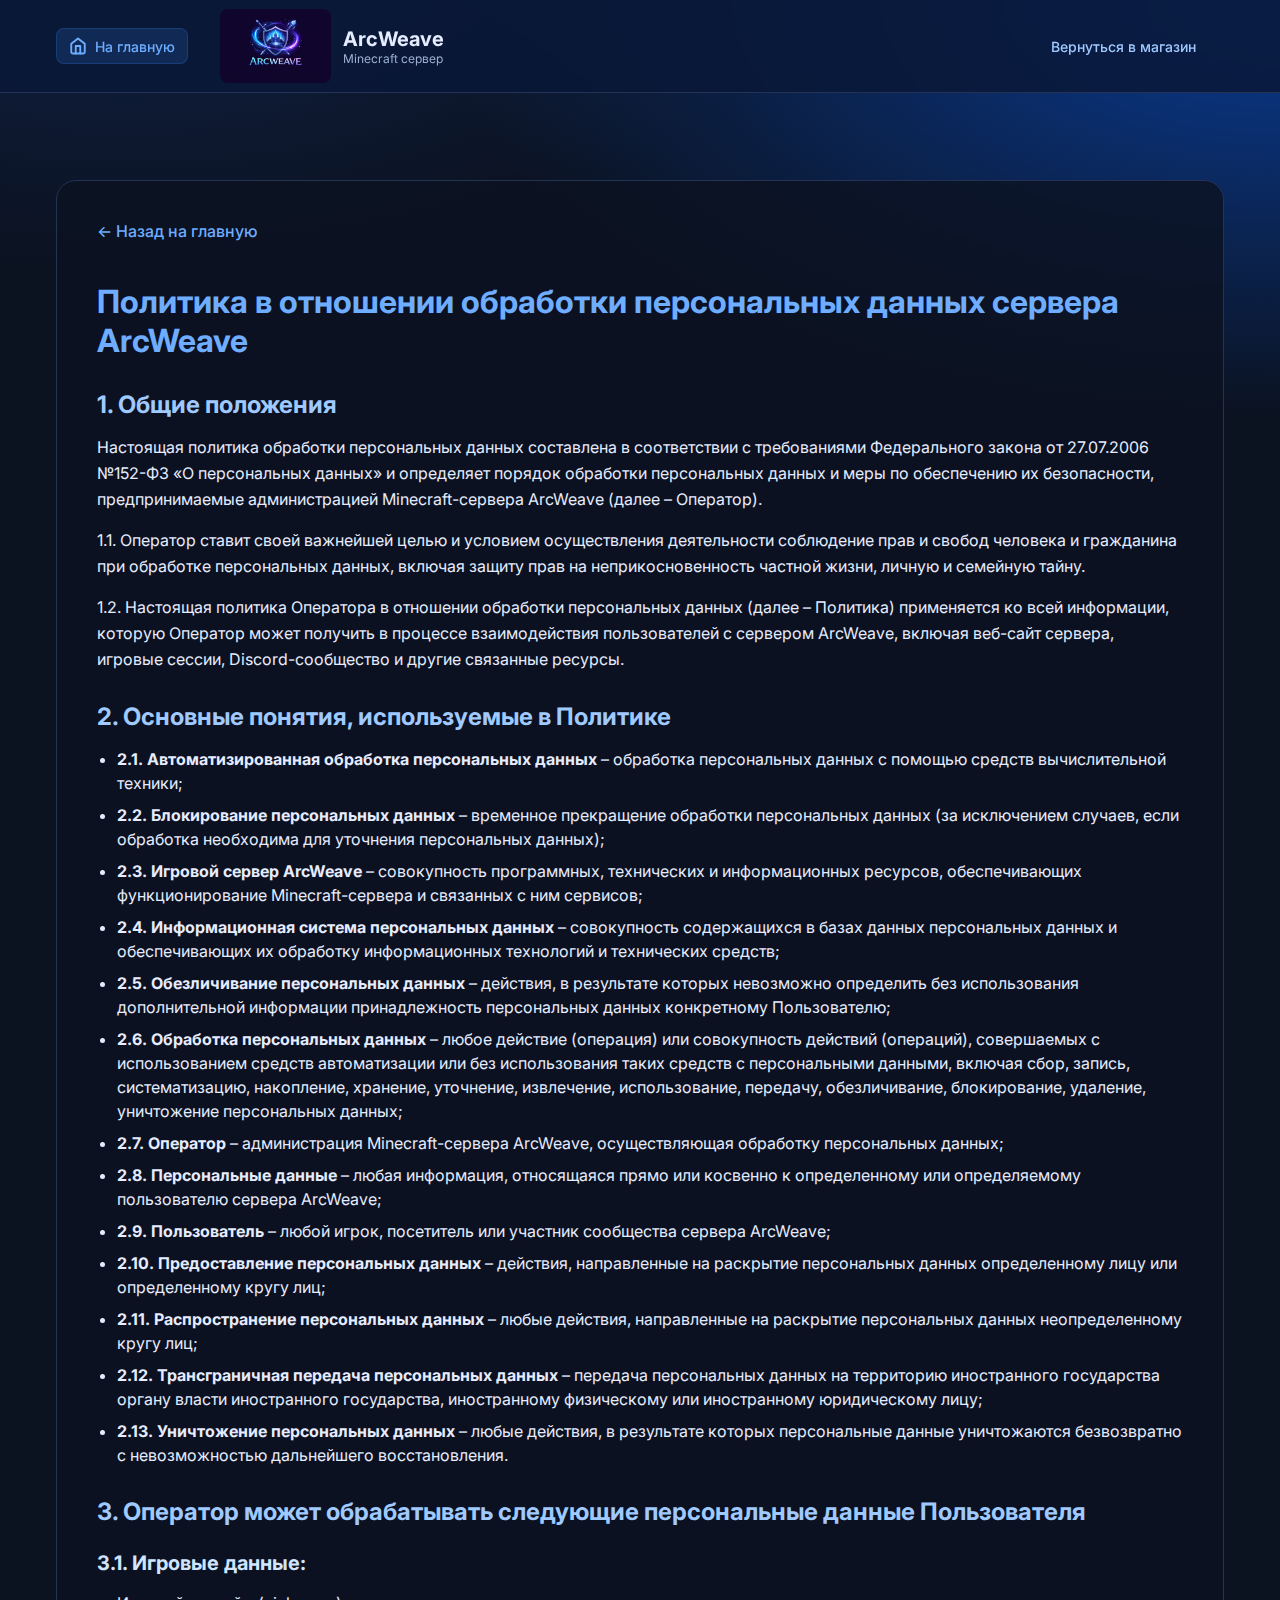
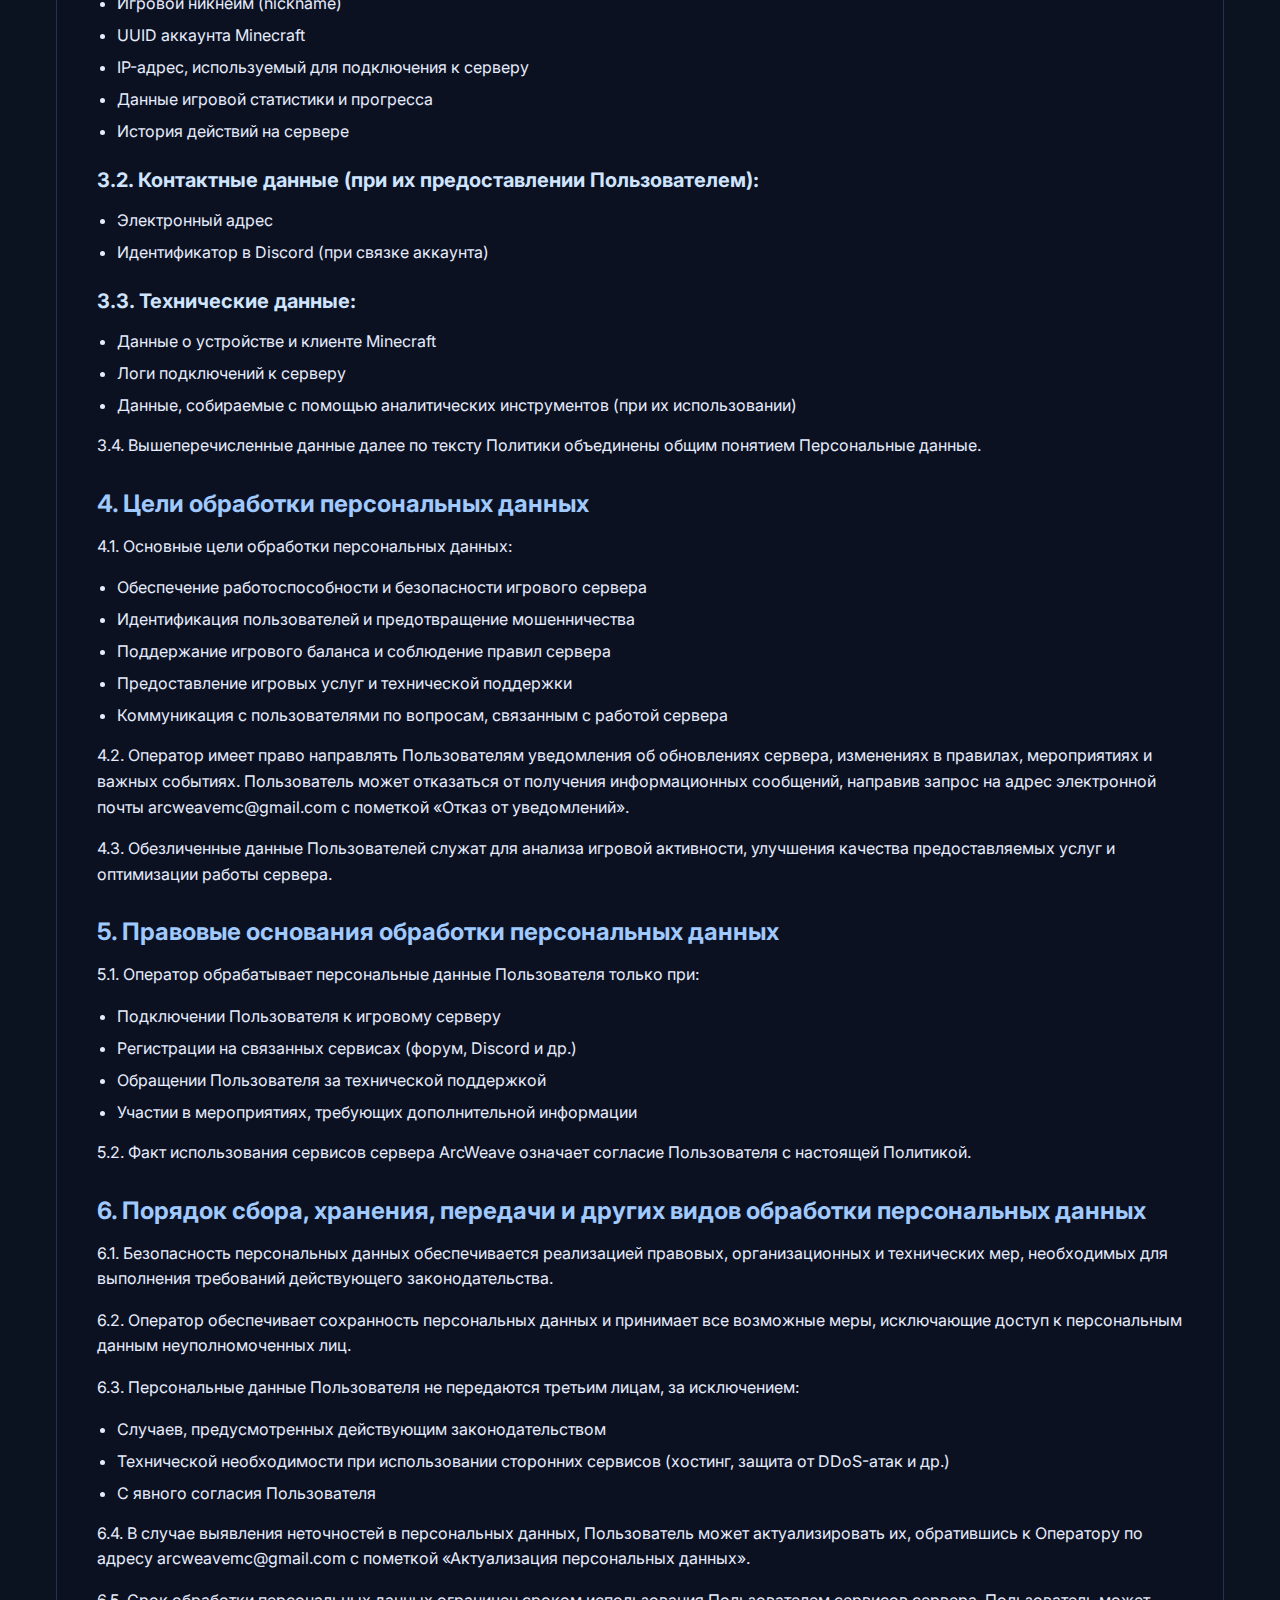
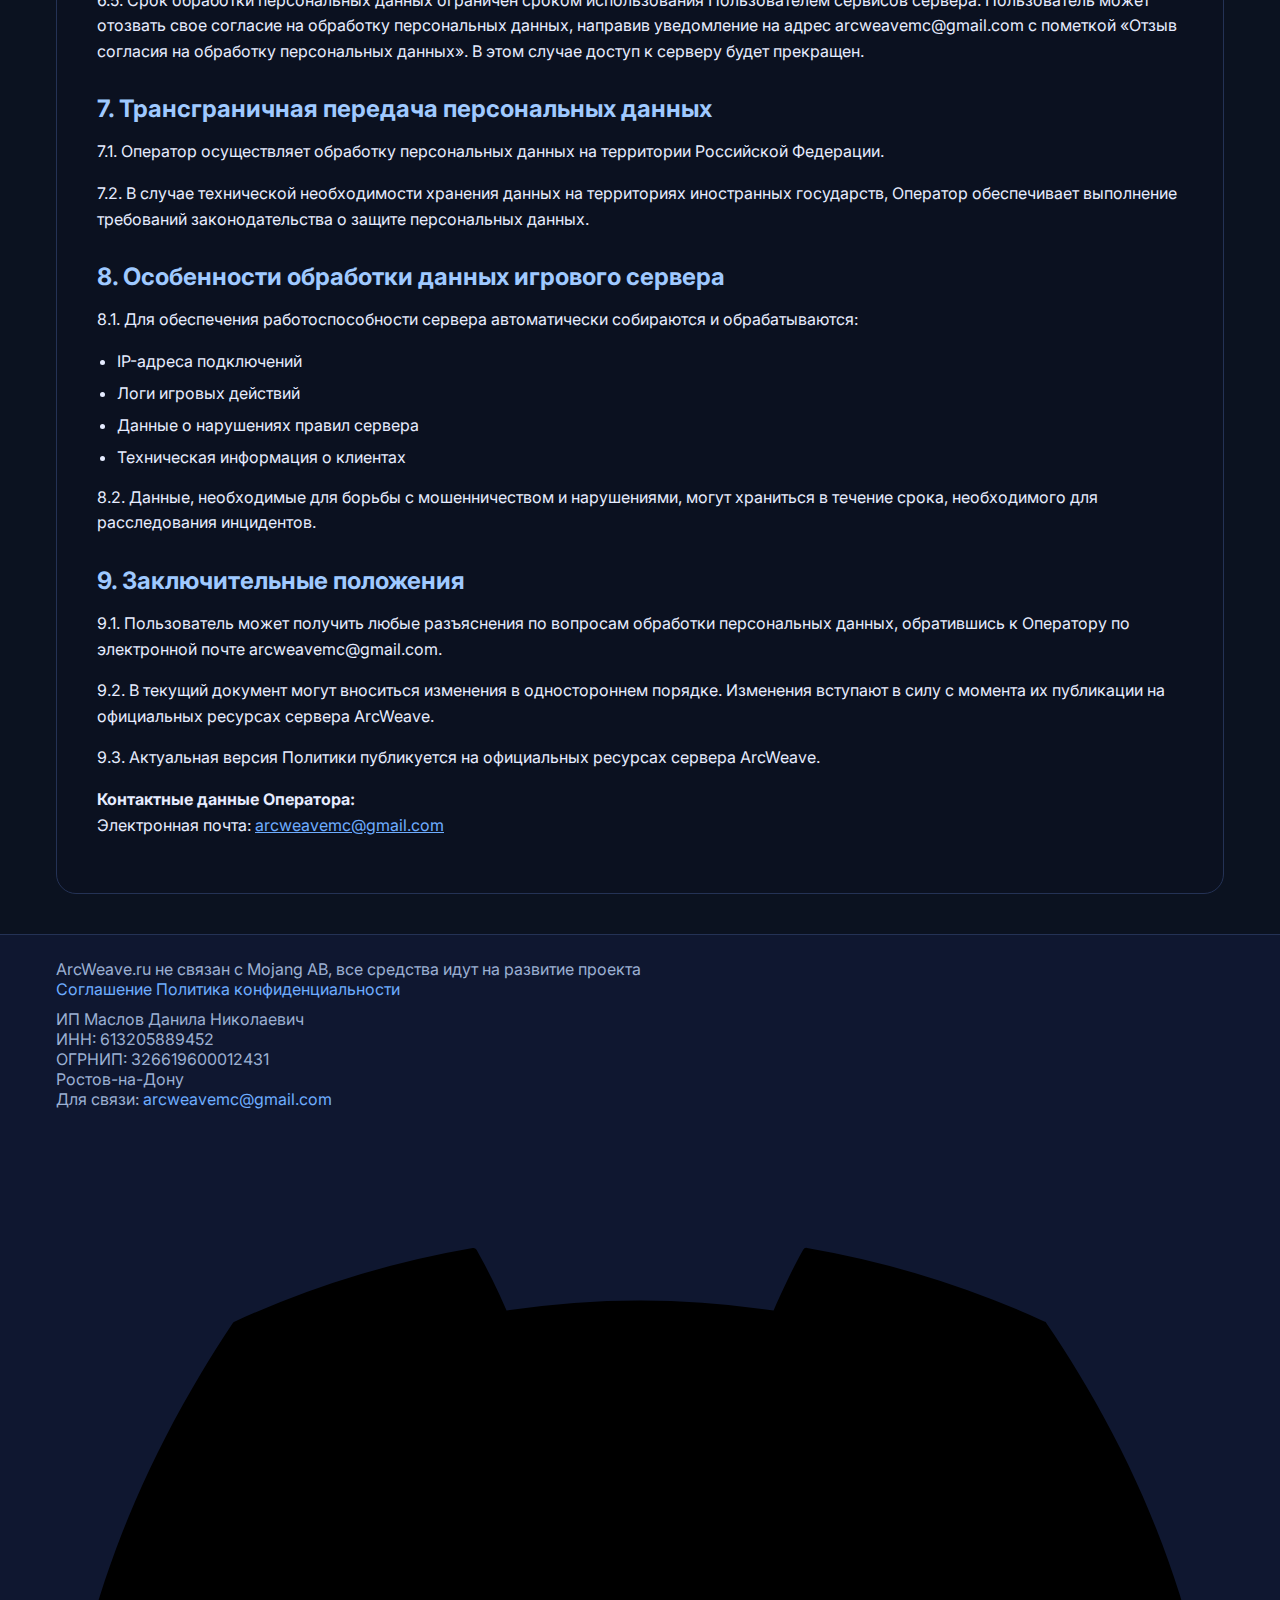
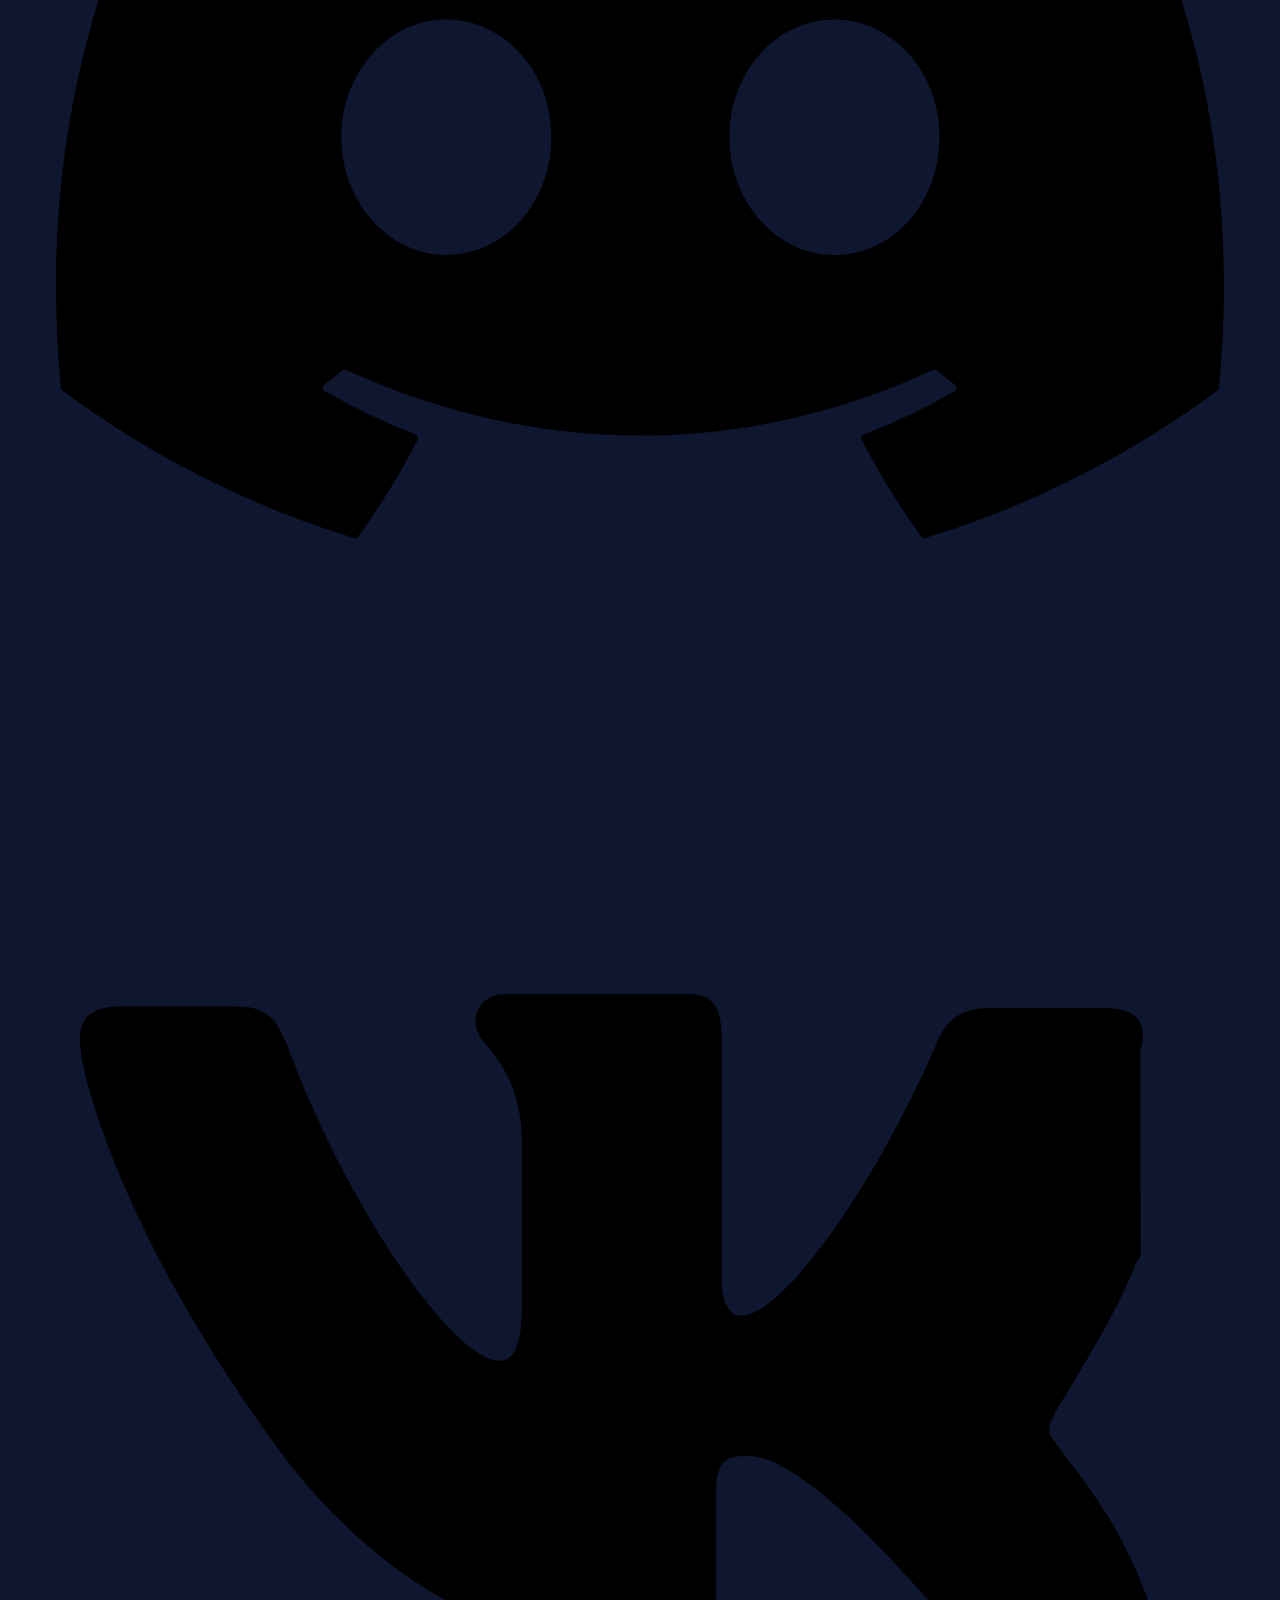
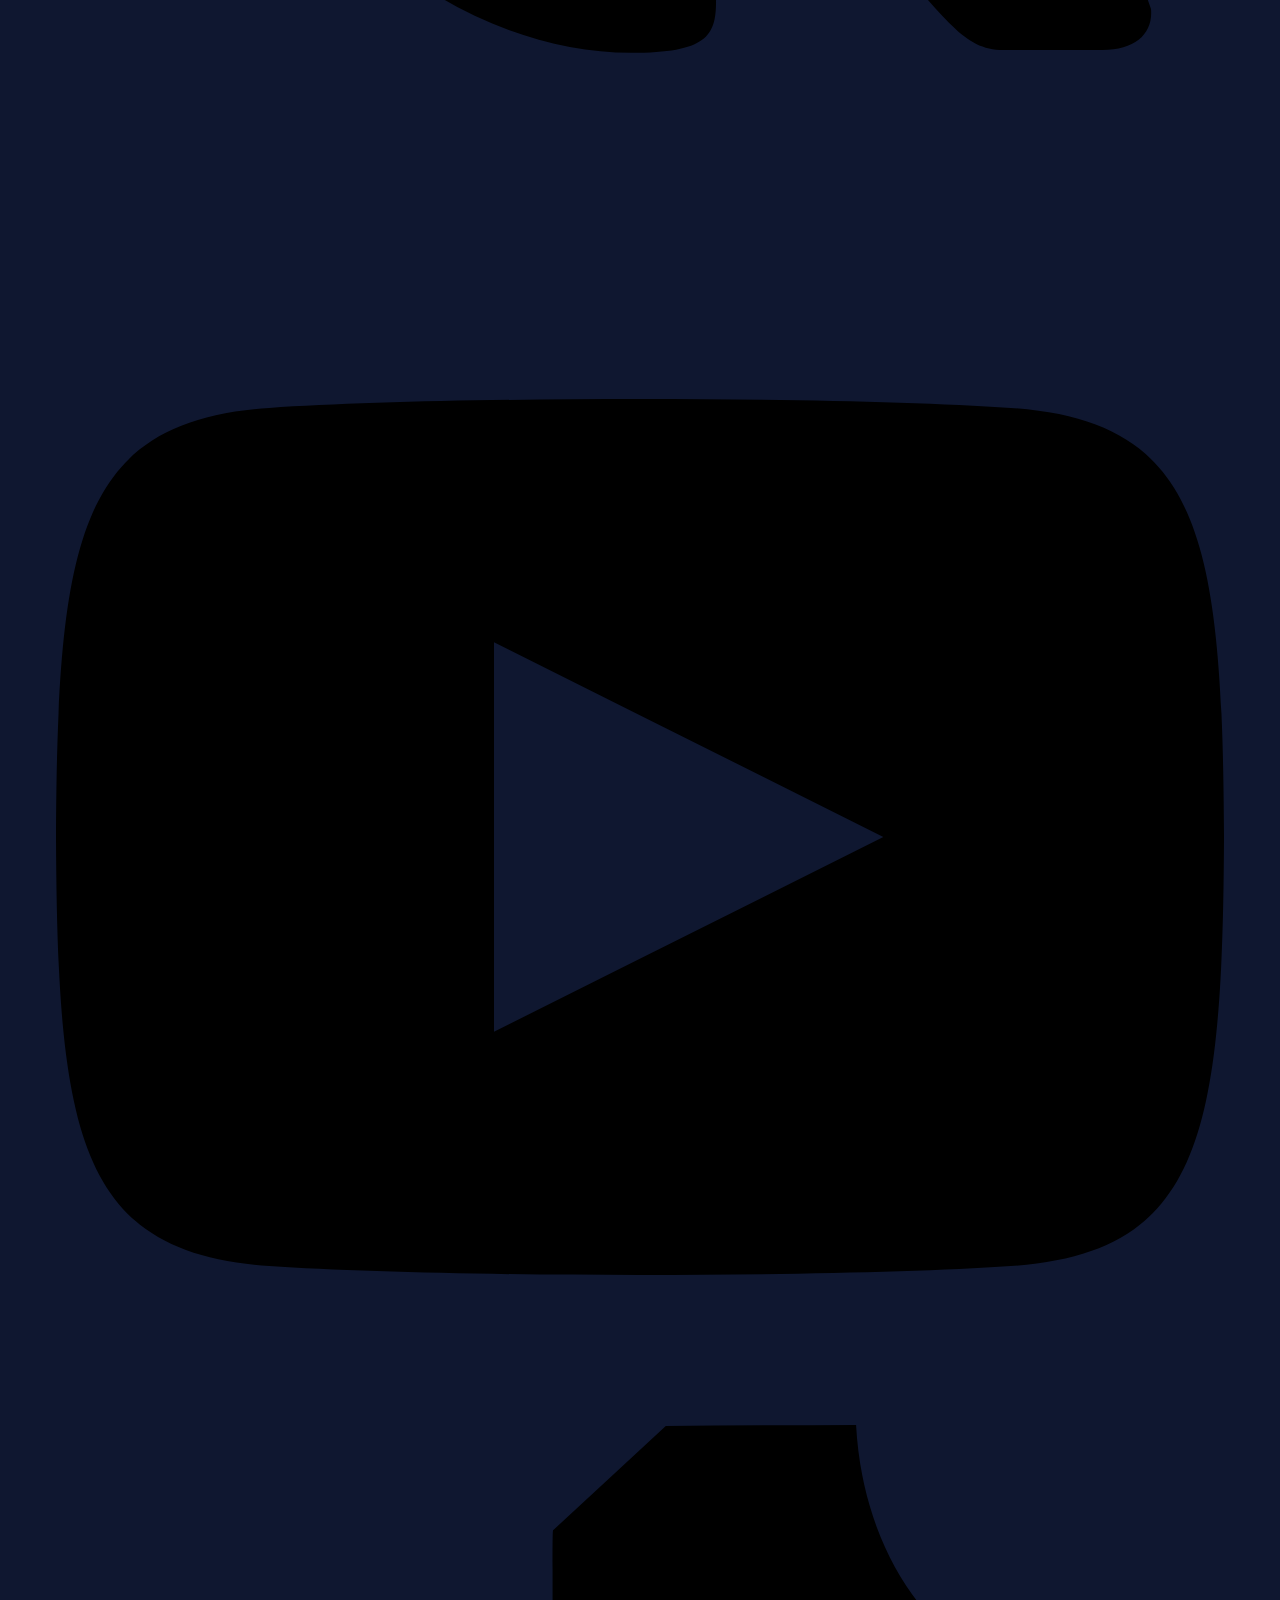
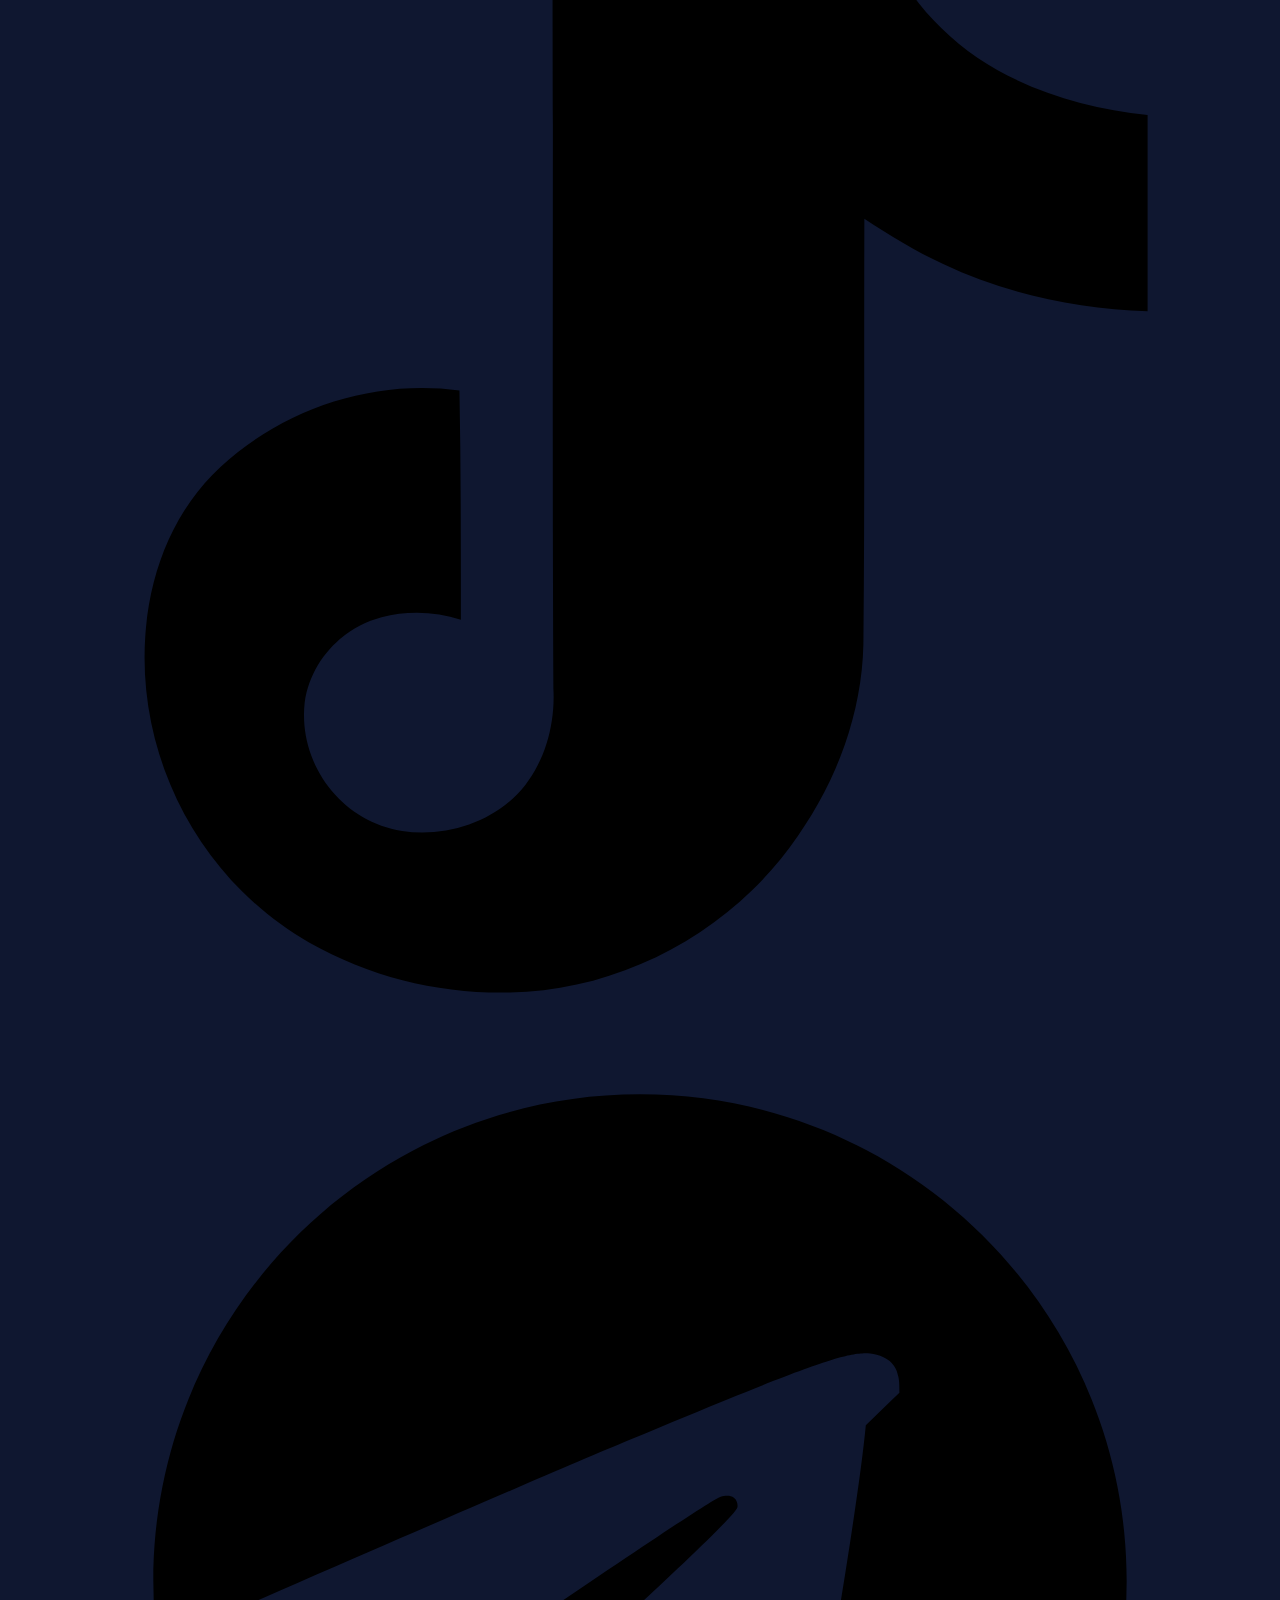
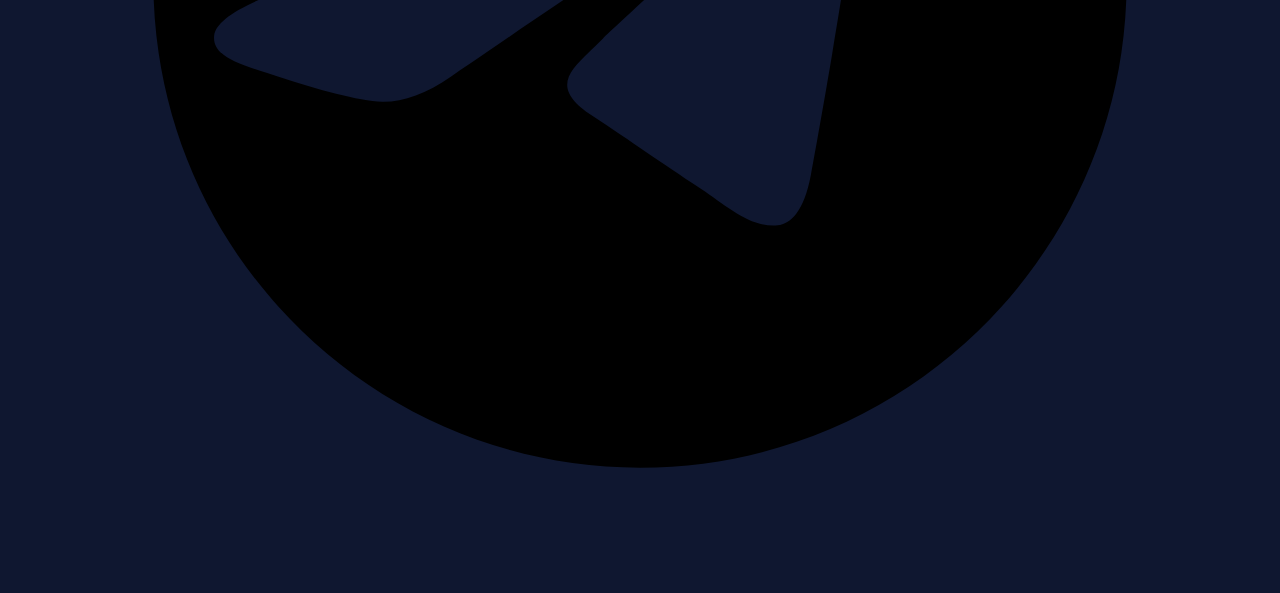
<file: privacy.html>
<!DOCTYPE html>
<html lang="ru">

<head>
    <meta charset="UTF-8">
    <meta name="viewport" content="width=device-width, initial-scale=1.0">
    <title>Политика конфиденциальности — ArcWeave</title>
    <link rel="icon" type="image/png" href="./favicon.png">
    <link rel="apple-touch-icon" href="./favicon.png">
    <link rel="preconnect" href="https://fonts.googleapis.com">
    <link rel="preconnect" href="https://fonts.gstatic.com" crossorigin>
    <link href="https://fonts.googleapis.com/css2?family=Inter:wght@400;500;600;700&display=swap" rel="stylesheet">
    <link rel="stylesheet" href="./styles.css">
    <style>
        .agreement-content {
            background: rgba(11, 18, 32, 0.8);
            padding: 40px;
            border-radius: 20px;
            margin: 40px 0;
            border: 1px solid var(--border);
        }

        .agreement-content h1 {
            color: var(--blue-300);
            margin-bottom: 30px;
        }

        .agreement-content h2 {
            color: var(--blue-200);
            margin-top: 30px;
            margin-bottom: 15px;
        }

        .agreement-content h3 {
            color: var(--blue-100);
            margin-top: 25px;
            margin-bottom: 12px;
            font-size: 1.25rem;
        }

        .agreement-content p {
            line-height: 1.6;
            margin-bottom: 15px;
            color: var(--text);
        }

        .agreement-content ul {
            margin-bottom: 15px;
            padding-left: 20px;
        }

        .agreement-content li {
            margin-bottom: 8px;
            line-height: 1.5;
        }

        .back-link {
            display: inline-block;
            margin-bottom: 20px;
            color: var(--blue-300);
            text-decoration: none;
            font-weight: 500;
        }

        .back-link:hover {
            text-decoration: underline;
        }
    </style>
</head>

<body>
    <header class="site-header">
        <div class="container header-inner">
            <a href="./index.html" class="header-link home-link" title="Вернуться к начальному экрану">
                <svg viewBox="0 0 24 24" fill="none" stroke-width="2.5" stroke-linecap="round" stroke-linejoin="round">
                    <path d="M3 9l9-7 9 7v11a2 2 0 0 1-2 2H5a2 2 0 0 1-2-2z"></path>
                    <polyline points="9 22 9 12 15 12 15 22"></polyline>
                </svg>
                <span>На главную</span>
            </a>
            <a href="./shop.html" class="brand"
                style="text-decoration: none; color: inherit; margin-right: auto; margin-left: 8px;">
                <img class="brand-logo" src="./assets/Arcweave.jpg" alt="ArcWeave">
                <div class="brand-text">
                    <div class="brand-title">ArcWeave</div>
                    <div class="brand-subtitle">Minecraft сервер</div>
                </div>
            </a>
            <nav class="header-links">
                <a href="./shop.html" class="header-link">Вернуться в магазин</a>
            </nav>
        </div>
    </header>

    <main class="container">
        <div class="agreement-content">
            <a href="./shop.html" class="back-link">← Назад на главную</a>

            <h1>Политика в отношении обработки персональных данных сервера ArcWeave</h1>

            <h2>1. Общие положения</h2>
            <p>Настоящая политика обработки персональных данных составлена в соответствии с требованиями Федерального
                закона от 27.07.2006 №152-ФЗ «О персональных данных» и определяет порядок обработки персональных данных
                и меры по обеспечению их безопасности, предпринимаемые администрацией Minecraft-сервера ArcWeave (далее
                – Оператор).</p>

            <p>1.1. Оператор ставит своей важнейшей целью и условием осуществления деятельности соблюдение прав и свобод
                человека и гражданина при обработке персональных данных, включая защиту прав на неприкосновенность
                частной жизни, личную и семейную тайну.</p>

            <p>1.2. Настоящая политика Оператора в отношении обработки персональных данных (далее – Политика)
                применяется ко всей информации, которую Оператор может получить в процессе взаимодействия пользователей
                с сервером ArcWeave, включая веб-сайт сервера, игровые сессии, Discord-сообщество и другие связанные
                ресурсы.</p>

            <h2>2. Основные понятия, используемые в Политике</h2>
            <ul>
                <li><strong>2.1. Автоматизированная обработка персональных данных</strong> – обработка персональных
                    данных с помощью средств вычислительной техники;</li>
                <li><strong>2.2. Блокирование персональных данных</strong> – временное прекращение обработки
                    персональных данных (за исключением случаев, если обработка необходима для уточнения персональных
                    данных);</li>
                <li><strong>2.3. Игровой сервер ArcWeave</strong> – совокупность программных, технических и
                    информационных ресурсов, обеспечивающих функционирование Minecraft-сервера и связанных с ним
                    сервисов;</li>
                <li><strong>2.4. Информационная система персональных данных</strong> – совокупность содержащихся в базах
                    данных персональных данных и обеспечивающих их обработку информационных технологий и технических
                    средств;</li>
                <li><strong>2.5. Обезличивание персональных данных</strong> – действия, в результате которых невозможно
                    определить без использования дополнительной информации принадлежность персональных данных
                    конкретному Пользователю;</li>
                <li><strong>2.6. Обработка персональных данных</strong> – любое действие (операция) или совокупность
                    действий (операций), совершаемых с использованием средств автоматизации или без использования таких
                    средств с персональными данными, включая сбор, запись, систематизацию, накопление, хранение,
                    уточнение, извлечение, использование, передачу, обезличивание, блокирование, удаление, уничтожение
                    персональных данных;</li>
                <li><strong>2.7. Оператор</strong> – администрация Minecraft-сервера ArcWeave, осуществляющая обработку
                    персональных данных;</li>
                <li><strong>2.8. Персональные данные</strong> – любая информация, относящаяся прямо или косвенно к
                    определенному или определяемому пользователю сервера ArcWeave;</li>
                <li><strong>2.9. Пользователь</strong> – любой игрок, посетитель или участник сообщества сервера
                    ArcWeave;</li>
                <li><strong>2.10. Предоставление персональных данных</strong> – действия, направленные на раскрытие
                    персональных данных определенному лицу или определенному кругу лиц;</li>
                <li><strong>2.11. Распространение персональных данных</strong> – любые действия, направленные на
                    раскрытие персональных данных неопределенному кругу лиц;</li>
                <li><strong>2.12. Трансграничная передача персональных данных</strong> – передача персональных данных на
                    территорию иностранного государства органу власти иностранного государства, иностранному физическому
                    или иностранному юридическому лицу;</li>
                <li><strong>2.13. Уничтожение персональных данных</strong> – любые действия, в результате которых
                    персональные данные уничтожаются безвозвратно с невозможностью дальнейшего восстановления.</li>
            </ul>

            <h2>3. Оператор может обрабатывать следующие персональные данные Пользователя</h2>
            <h3>3.1. Игровые данные:</h3>
            <ul>
                <li>Игровой никнейм (nickname)</li>
                <li>UUID аккаунта Minecraft</li>
                <li>IP-адрес, используемый для подключения к серверу</li>
                <li>Данные игровой статистики и прогресса</li>
                <li>История действий на сервере</li>
            </ul>

            <h3>3.2. Контактные данные (при их предоставлении Пользователем):</h3>
            <ul>
                <li>Электронный адрес</li>
                <li>Идентификатор в Discord (при связке аккаунта)</li>
            </ul>

            <h3>3.3. Технические данные:</h3>
            <ul>
                <li>Данные о устройстве и клиенте Minecraft</li>
                <li>Логи подключений к серверу</li>
                <li>Данные, собираемые с помощью аналитических инструментов (при их использовании)</li>
            </ul>

            <p>3.4. Вышеперечисленные данные далее по тексту Политики объединены общим понятием Персональные данные.</p>

            <h2>4. Цели обработки персональных данных</h2>
            <p>4.1. Основные цели обработки персональных данных:</p>
            <ul>
                <li>Обеспечение работоспособности и безопасности игрового сервера</li>
                <li>Идентификация пользователей и предотвращение мошенничества</li>
                <li>Поддержание игрового баланса и соблюдение правил сервера</li>
                <li>Предоставление игровых услуг и технической поддержки</li>
                <li>Коммуникация с пользователями по вопросам, связанным с работой сервера</li>
            </ul>

            <p>4.2. Оператор имеет право направлять Пользователям уведомления об обновлениях сервера, изменениях в
                правилах, мероприятиях и важных событиях. Пользователь может отказаться от получения информационных
                сообщений, направив запрос на адрес электронной почты arcweavemc@gmail.com с пометкой «Отказ от
                уведомлений».</p>

            <p>4.3. Обезличенные данные Пользователей служат для анализа игровой активности, улучшения качества
                предоставляемых услуг и оптимизации работы сервера.</p>

            <h2>5. Правовые основания обработки персональных данных</h2>
            <p>5.1. Оператор обрабатывает персональные данные Пользователя только при:</p>
            <ul>
                <li>Подключении Пользователя к игровому серверу</li>
                <li>Регистрации на связанных сервисах (форум, Discord и др.)</li>
                <li>Обращении Пользователя за технической поддержкой</li>
                <li>Участии в мероприятиях, требующих дополнительной информации</li>
            </ul>

            <p>5.2. Факт использования сервисов сервера ArcWeave означает согласие Пользователя с настоящей Политикой.
            </p>

            <h2>6. Порядок сбора, хранения, передачи и других видов обработки персональных данных</h2>
            <p>6.1. Безопасность персональных данных обеспечивается реализацией правовых, организационных и технических
                мер, необходимых для выполнения требований действующего законодательства.</p>

            <p>6.2. Оператор обеспечивает сохранность персональных данных и принимает все возможные меры, исключающие
                доступ к персональным данным неуполномоченных лиц.</p>

            <p>6.3. Персональные данные Пользователя не передаются третьим лицам, за исключением:</p>
            <ul>
                <li>Случаев, предусмотренных действующим законодательством</li>
                <li>Технической необходимости при использовании сторонних сервисов (хостинг, защита от DDoS-атак и др.)
                </li>
                <li>С явного согласия Пользователя</li>
            </ul>

            <p>6.4. В случае выявления неточностей в персональных данных, Пользователь может актуализировать их,
                обратившись к Оператору по адресу arcweavemc@gmail.com с пометкой «Актуализация персональных данных».
            </p>

            <p>6.5. Срок обработки персональных данных ограничен сроком использования Пользователем сервисов сервера.
                Пользователь может отозвать свое согласие на обработку персональных данных, направив уведомление на
                адрес arcweavemc@gmail.com с пометкой «Отзыв согласия на обработку персональных данных». В этом случае
                доступ к серверу будет прекращен.</p>

            <h2>7. Трансграничная передача персональных данных</h2>
            <p>7.1. Оператор осуществляет обработку персональных данных на территории Российской Федерации.</p>

            <p>7.2. В случае технической необходимости хранения данных на территориях иностранных государств, Оператор
                обеспечивает выполнение требований законодательства о защите персональных данных.</p>

            <h2>8. Особенности обработки данных игрового сервера</h2>
            <p>8.1. Для обеспечения работоспособности сервера автоматически собираются и обрабатываются:</p>
            <ul>
                <li>IP-адреса подключений</li>
                <li>Логи игровых действий</li>
                <li>Данные о нарушениях правил сервера</li>
                <li>Техническая информация о клиентах</li>
            </ul>

            <p>8.2. Данные, необходимые для борьбы с мошенничеством и нарушениями, могут храниться в течение срока,
                необходимого для расследования инцидентов.</p>

            <h2>9. Заключительные положения</h2>
            <p>9.1. Пользователь может получить любые разъяснения по вопросам обработки персональных данных, обратившись
                к Оператору по электронной почте arcweavemc@gmail.com.</p>

            <p>9.2. В текущий документ могут вноситься изменения в одностороннем порядке. Изменения вступают в силу с
                момента их публикации на официальных ресурсах сервера ArcWeave.</p>

            <p>9.3. Актуальная версия Политики публикуется на официальных ресурсах сервера ArcWeave.</p>

            <p><strong>Контактные данные Оператора:</strong><br>
                Электронная почта: <a href="mailto:arcweavemc@gmail.com"
                    style="color: var(--blue-300);">arcweavemc@gmail.com</a></p>
        </div>
    </main>

    <footer class="site-footer">
        <div class="container footer-inner">
            <div class="legal">
                <div>ArcWeave.ru не связан с Mojang AB, все средства идут на развитие проекта</div>
                <div class="links">
                    <a href="./agreement.html">Соглашение</a>
                    <a href="./privacy.html">Политика конфиденциальности</a>
                </div>
            </div>
            <div class="footer-bottom">
                <div class="company">
                    <div>ИП Маслов Данила Николаевич</div>
                    <div>ИНН: 613205889452</div>
                    <div>ОГРНИП: 326619600012431</div>
                    <div>Ростов-на-Дону</div>
                    <div>Для связи: <a href="mailto:arcweavemc@gmail.com">arcweavemc@gmail.com</a></div>
                </div>
                <div class="footer-social">
                    <a href="https://discord.gg/k3Pr3WdYwz" class="social-link" title="Discord" target="_blank">
                        <svg viewBox="0 0 24 24">
                            <path
                                d="M20.317 4.37a19.791 19.791 0 0 0-4.885-1.515a.074.074 0 0 0-.079.037c-.21.375-.444.864-.608 1.25a18.27 18.27 0 0 0-5.487 0a12.64 12.64 0 0 0-.617-1.25a.077.077 0 0 0-.079-.037A19.736 19.736 0 0 0 3.666 4.37a.07.07 0 0 0-.032.027C.533 9.046-.32 13.58.099 18.057a.082.082 0 0 0 .031.057a19.9 19.9 0 0 0 5.993 3.03a.078.078 0 0 0 .084-.028a14.09 14.09 0 0 0 1.226-1.994a.076.076 0 0 0-.041-.106a13.107 13.107 0 0 1-1.872-.892a.077.077 0 0 1-.008-.128a10.2 10.2 0 0 0 .372-.292a.074.074 0 0 1 .077-.01c3.928 1.793 8.18 1.793 12.062 0a.074.074 0 0 1 .078.01c.12.098.246.196.373.292a.077.077 0 0 1-.006.127a12.299 12.299 0 0 1-1.873.892a.077.077 0 0 0-.041.107c.36.698.772 1.362 1.225 1.993a.076.076 0 0 0 .084.028a19.839 19.839 0 0 0 6.002-3.03a.077.077 0 0 0 .032-.054c.5-5.177-.838-9.674-3.549-13.66a.061.061 0 0 0-.031-.03zM8.02 15.33c-1.183 0-2.157-1.085-2.157-2.419c0-1.333.955-2.419 2.157-2.419c1.21 0 2.176 1.096 2.157 2.42c0 1.333-.956 2.418-2.157 2.418zm7.975 0c-1.183 0-2.157-1.085-2.157-2.419c0-1.333.955-2.419 2.157-2.419c1.21 0 2.176 1.096 2.157 2.42c0 1.333-.946 2.418-2.157 2.418z" />
                        </svg>
                    </a>
                    <a href="https://vk.com/arcweave" class="social-link" title="VK" target="_blank">
                        <svg viewBox="0 0 24 24">
                            <path
                                d="M22.28 7.607c.153-.51 0-.886-.725-.886h-2.396c-.61 0-.89.322-1.041.673 0 0-1.22 2.972-2.948 4.908-.558.558-.812.738-1.117.738-.152 0-.374-.18-.374-.698v-5.021c0-.61-.177-.887-.686-.887h-3.766c-.381 0-.61.284-.61.55 0 .579.864.713.953 2.337v3.535c0 .775-.14 1.11-.47 1.11-.888 0-3.048-2.986-4.326-6.413-.23-.615-.444-.863-1.054-.863h-2.396c-.694 0-.834.327-.834.693 0 .647.83 3.86 3.86 8.1 2.023 2.91 4.872 4.484 7.464 4.484 1.556 0 1.748-.35 1.748-1.055v-2.15c0-.698.148-.838.64-.838.36 0 .983.183 2.428 1.576 1.65 1.65 1.921 2.411 2.843 2.411H21.5c.694 0 1.045-.35 1-.844a9.231 9.231 0 0 0-1.134-2.285c-.413-.6-.628-.847-.843-1.144-.132-.178-.178-.255 0-.583.178-.32 1.346-2.158 1.658-3.08l.109-.16z" />
                        </svg>
                    </a>
                    <a href="https://www.youtube.com/@ArcWeave" class="social-link" title="YouTube" target="_blank">
                        <svg viewBox="0 0 24 24">
                            <path
                                d="M19.615 3.184c-3.604-.246-11.631-.245-15.23 0-3.897.266-4.356 2.62-4.385 8.816.029 6.185.484 8.549 4.385 8.816 3.6.245 11.626.246 15.23 0 3.897-.266 4.356-2.62 4.385-8.816-.029-6.185-.484-8.549-4.385-8.816zm-10.615 12.816v-8l8 4-8 4z" />
                        </svg>
                    </a>
                    <a href="https://tiktok.com/@arcweave" class="social-link" title="TikTok" target="_blank">
                        <svg viewBox="0 0 24 24">
                            <path
                                d="M12.53.02C13.84 0 15.14.01 16.44 0c.08 1.53.63 3.09 1.75 4.17 1.12 1.11 2.7 1.62 4.24 1.79v4.03c-1.44-.05-2.89-.35-4.2-.97-.57-.26-1.1-.59-1.62-.93-.01 2.92.01 5.84-.02 8.75-.03 1.4-.54 2.79-1.35 3.94-1.31 1.92-3.58 3.17-5.91 3.21-1.43.03-2.86-.31-4.13-1.03-2.28-1.3-3.6-3.89-3.35-6.48.12-1.25.61-2.44 1.53-3.29 1.3-1.2 3.14-1.81 4.91-1.57.03 1.57.03 3.14.03 4.71-.52-.17-1.1-.19-1.63-.05-.83.22-1.46.91-1.58 1.75-.14 1.25.75 2.45 2 2.64.93.14 1.95-.2 2.53-.94.43-.55.62-1.29.58-1.99-.02-3.86-.01-7.72-.01-11.58-.01-4-.01-4 .01-4z" />
                        </svg>
                    </a>
                    <a href="https://t.me/arcweave" class="social-link" title="Telegram" target="_blank">
                        <svg viewBox="0 0 24 24">
                            <path
                                d="M12 2C6.48 2 2 6.48 2 12s4.48 10 10 10 10-4.48 10-10S17.52 2 12 2zm4.64 6.8c-.15 1.58-.8 5.42-1.13 7.19-.14.75-.42 1-.68 1.03-.58.05-1.02-.38-1.58-.75-.88-.58-1.38-.94-2.23-1.5-.99-.65-.35-1 .22-1.59.15-.15 2.71-2.48 2.76-2.69.01-.03.01-.14-.07-.2-.08-.06-.19-.04-.27-.02-.12.02-1.96 1.25-5.54 3.69-.52.36-1 .53-1.42.52-.47-.01-1.37-.26-2.03-.48-.82-.27-1.47-.42-1.42-.88.03-.24.35-.49.96-.75 3.78-1.65 6.31-2.74 7.58-3.27 3.61-1.51 4.35-1.77 4.84-1.78.11 0 .35.03.5.16.12.1.16.23.18.33.02.08.02.24.02.32z" />
                        </svg>
                    </a>
                </div>
            </div>
        </div>
    </footer>
</body>

</html>
</file>
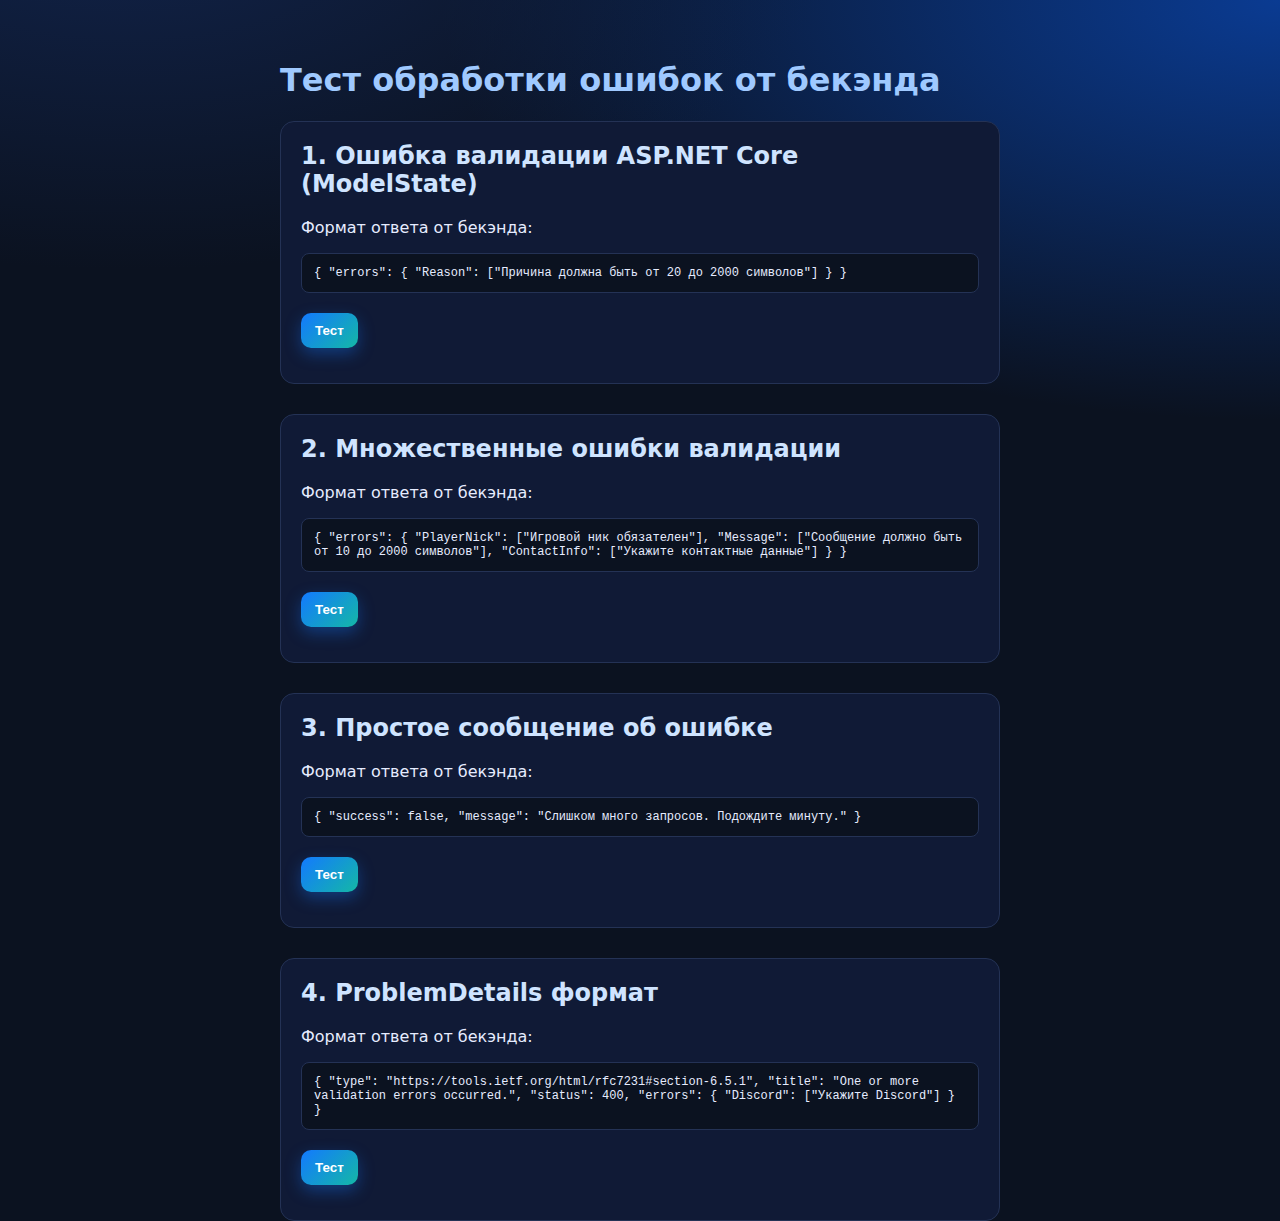
<file: test-error-parsing.html>
<!DOCTYPE html>
<html lang="ru">

<head>
    <meta charset="UTF-8">
    <meta name="viewport" content="width=device-width, initial-scale=1.0">
    <title>Тест обработки ошибок</title>
    <link rel="stylesheet" href="./styles.css">
    <style>
        body {
            padding: 40px;
            max-width: 800px;
            margin: 0 auto;
        }

        .test-section {
            margin-bottom: 30px;
            padding: 20px;
            background: var(--panel);
            border-radius: 14px;
            border: 1px solid var(--border);
        }

        h2 {
            margin-top: 0;
            color: var(--blue-100);
        }

        .code-block {
            background: var(--bg);
            padding: 12px;
            border-radius: 8px;
            border: 1px solid var(--border);
            margin: 10px 0;
            font-family: monospace;
            font-size: 12px;
            overflow-x: auto;
        }

        .test-btn {
            margin-top: 10px;
        }

        .result {
            margin-top: 15px;
        }
    </style>
</head>

<body>
    <h1 style="color: var(--blue-200);">Тест обработки ошибок от бекэнда</h1>

    <div class="test-section">
        <h2>1. Ошибка валидации ASP.NET Core (ModelState)</h2>
        <p>Формат ответа от бекэнда:</p>
        <div class="code-block">
            {
            "errors": {
            "Reason": ["Причина должна быть от 20 до 2000 символов"]
            }
            }
        </div>
        <button class="btn-primary test-btn" onclick="testError1()">Тест</button>
        <div class="result" id="result1"></div>
    </div>

    <div class="test-section">
        <h2>2. Множественные ошибки валидации</h2>
        <p>Формат ответа от бекэнда:</p>
        <div class="code-block">
            {
            "errors": {
            "PlayerNick": ["Игровой ник обязателен"],
            "Message": ["Сообщение должно быть от 10 до 2000 символов"],
            "ContactInfo": ["Укажите контактные данные"]
            }
            }
        </div>
        <button class="btn-primary test-btn" onclick="testError2()">Тест</button>
        <div class="result" id="result2"></div>
    </div>

    <div class="test-section">
        <h2>3. Простое сообщение об ошибке</h2>
        <p>Формат ответа от бекэнда:</p>
        <div class="code-block">
            {
            "success": false,
            "message": "Слишком много запросов. Подождите минуту."
            }
        </div>
        <button class="btn-primary test-btn" onclick="testError3()">Тест</button>
        <div class="result" id="result3"></div>
    </div>

    <div class="test-section">
        <h2>4. ProblemDetails формат</h2>
        <p>Формат ответа от бекэнда:</p>
        <div class="code-block">
            {
            "type": "https://tools.ietf.org/html/rfc7231#section-6.5.1",
            "title": "One or more validation errors occurred.",
            "status": 400,
            "errors": {
            "Discord": ["Укажите Discord"]
            }
            }
        </div>
        <button class="btn-primary test-btn" onclick="testError4()">Тест</button>
        <div class="result" id="result4"></div>
    </div>

    <script>
        // Копируем функцию extractErrorMessage из script.js
        function extractErrorMessage(errorResponse) {
            // Если есть прямое сообщение
            if (errorResponse.message) {
                return errorResponse.message;
            }

            // Если есть errors объект (ASP.NET Core ModelState)
            if (errorResponse.errors) {
                const errors = [];

                // Обрабатываем объект errors
                for (const [field, messages] of Object.entries(errorResponse.errors)) {
                    if (Array.isArray(messages)) {
                        errors.push(...messages);
                    } else if (typeof messages === 'string') {
                        errors.push(messages);
                    }
                }

                if (errors.length > 0) {
                    return errors.join('; ');
                }
            }

            // Если есть title (стандартный формат ProblemDetails)
            if (errorResponse.title) {
                return errorResponse.title;
            }

            // Fallback
            return 'Ошибка при отправке';
        }

        function showResult(elementId, errorResponse) {
            const resultDiv = document.getElementById(elementId);
            const message = extractErrorMessage(errorResponse);

            resultDiv.innerHTML = `
                <div class="form-message error">
                    ${message}
                </div>
            `;
        }

        function testError1() {
            const errorResponse = {
                "errors": {
                    "Reason": ["Причина должна быть от 20 до 2000 символов"]
                }
            };
            showResult('result1', errorResponse);
        }

        function testError2() {
            const errorResponse = {
                "errors": {
                    "PlayerNick": ["Игровой ник обязателен"],
                    "Message": ["Сообщение должно быть от 10 до 2000 символов"],
                    "ContactInfo": ["Укажите контактные данные"]
                }
            };
            showResult('result2', errorResponse);
        }

        function testError3() {
            const errorResponse = {
                "success": false,
                "message": "Слишком много запросов. Подождите минуту."
            };
            showResult('result3', errorResponse);
        }

        function testError4() {
            const errorResponse = {
                "type": "https://tools.ietf.org/html/rfc7231#section-6.5.1",
                "title": "One or more validation errors occurred.",
                "status": 400,
                "errors": {
                    "Discord": ["Укажите Discord"]
                }
            };
            showResult('result4', errorResponse);
        }
    </script>
</body>

</html>
</file>
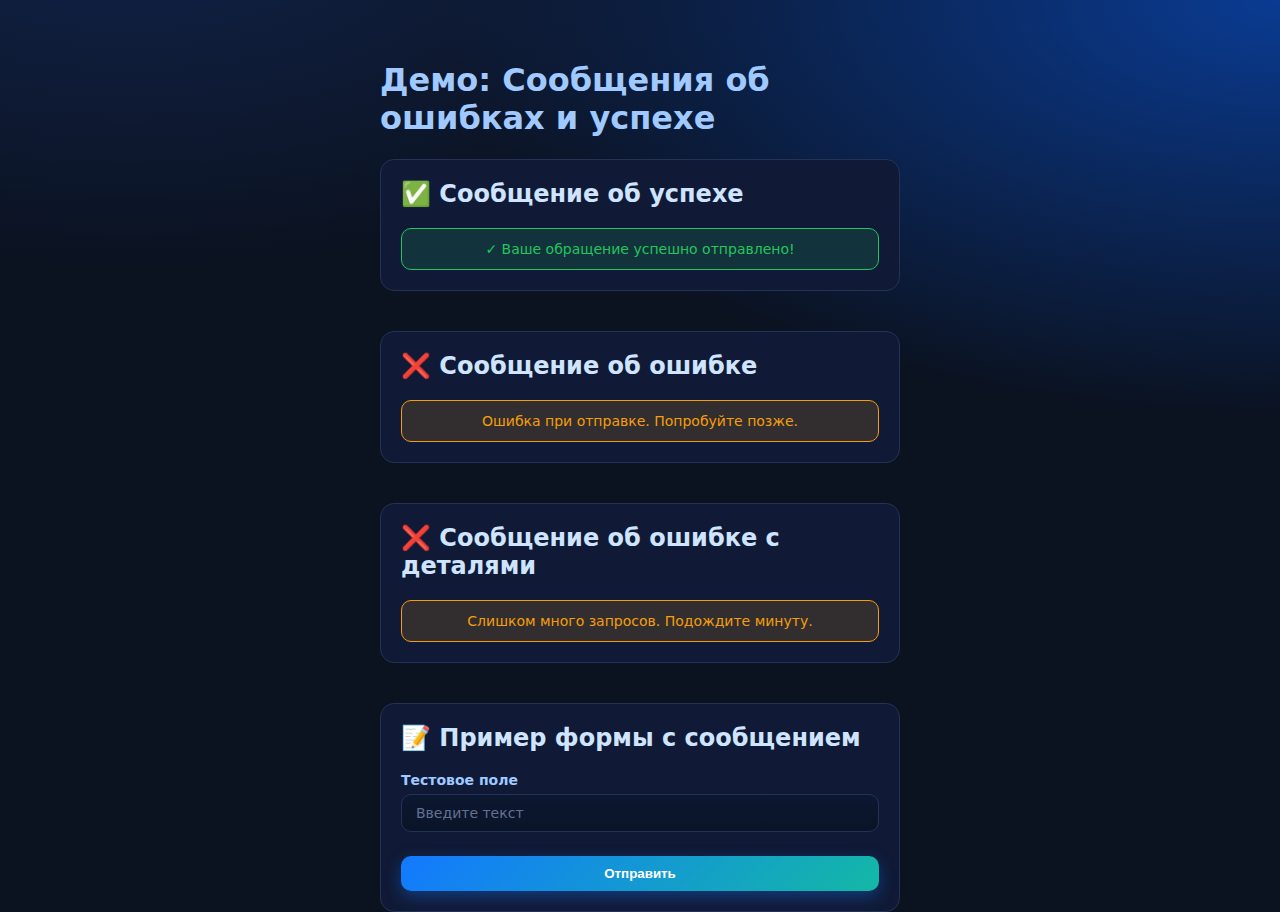
<file: test-messages.html>
<!DOCTYPE html>
<html lang="ru">

<head>
    <meta charset="UTF-8">
    <meta name="viewport" content="width=device-width, initial-scale=1.0">
    <title>Тест сообщений об ошибках</title>
    <link rel="stylesheet" href="./styles.css">
    <style>
        body {
            padding: 40px;
            max-width: 600px;
            margin: 0 auto;
        }

        .demo-section {
            margin-bottom: 40px;
            padding: 20px;
            background: var(--panel);
            border-radius: 14px;
            border: 1px solid var(--border);
        }

        h2 {
            margin-top: 0;
            color: var(--blue-100);
        }
    </style>
</head>

<body>
    <h1 style="color: var(--blue-200);">Демо: Сообщения об ошибках и успехе</h1>

    <div class="demo-section">
        <h2>✅ Сообщение об успехе</h2>
        <div class="form-message success">
            ✓ Ваше обращение успешно отправлено!
        </div>
    </div>

    <div class="demo-section">
        <h2>❌ Сообщение об ошибке</h2>
        <div class="form-message error">
            Ошибка при отправке. Попробуйте позже.
        </div>
    </div>

    <div class="demo-section">
        <h2>❌ Сообщение об ошибке с деталями</h2>
        <div class="form-message error">
            Слишком много запросов. Подождите минуту.
        </div>
    </div>

    <div class="demo-section">
        <h2>📝 Пример формы с сообщением</h2>
        <form class="feedback-form" onsubmit="event.preventDefault(); showMessage();">
            <div class="form-group">
                <label for="testInput">Тестовое поле</label>
                <input type="text" id="testInput" placeholder="Введите текст" required>
            </div>

            <button type="submit" class="btn-primary btn-submit" id="testBtn">
                <span class="btn-text">Отправить</span>
                <span class="btn-loading" hidden>Отправка...</span>
            </button>

            <div class="form-message" id="testMessage" hidden></div>
        </form>
    </div>

    <script>
        function showMessage() {
            const btn = document.getElementById('testBtn');
            const msg = document.getElementById('testMessage');

            // Показываем состояние загрузки
            btn.disabled = true;
            msg.hidden = true;

            // Симулируем отправку
            setTimeout(() => {
                // Случайно показываем успех или ошибку
                const isSuccess = Math.random() > 0.5;

                msg.textContent = isSuccess
                    ? '✓ Сообщение успешно отправлено!'
                    : 'Ошибка: Не удалось отправить сообщение';
                msg.className = `form-message ${isSuccess ? 'success' : 'error'}`;
                msg.hidden = false;

                btn.disabled = false;
            }, 1500);
        }
    </script>
</body>

</html>
</file>
<file: styles.css>
:root {
  --bg: #0b1220;
  --bg-soft: #0f1730;
  --panel: #101a36;
  --blue-50: #e7f1ff;
  --blue-100: #cfe4ff;
  --blue-200: #9fc9ff;
  --blue-300: #6eadff;
  --blue-400: #3e92ff;
  --blue-500: #1379ff;
  --blue-600: #0c5ed0;
  --cyan-500: #14b8a6;
  --text: #e6ecff;
  --muted: #9bb0d3;
  --border: #243255;
  --success: #22c55e;
  --warning: #f59e0b;
}

* {
  box-sizing: border-box;
}

html,
body {
  height: 100%;
}

body {
  margin: 0;
  font-family: Inter, system-ui, -apple-system, Segoe UI, Roboto, Arial, "Apple Color Emoji", "Segoe UI Emoji";
  color: var(--text);
  background: radial-gradient(1200px 600px at 10% -10%, #11234a 0%, transparent 60%),
    radial-gradient(1400px 700px at 100% 0%, #0a3b92 0%, transparent 60%),
    var(--bg);
  background-attachment: fixed;
  background-repeat: no-repeat;
  padding-top: 140px;
  /* Header + Banner */
}

body.banner-closed {
  padding-top: 92px;
  /* Header only */
}

/* Landing Page Styles */
.landing-page {
  position: fixed;
  inset: 0;
  z-index: 2000;
  background: radial-gradient(1200px 600px at 10% -10%, #11234a 0%, transparent 60%),
    radial-gradient(1400px 700px at 100% 0%, #0a3b92 0%, transparent 60%),
    var(--bg);
  padding: 0;
  transition: opacity 0.8s cubic-bezier(0.4, 0, 0.2, 1), visibility 0.8s;
  overflow-y: auto;
  scroll-behavior: smooth;
  scroll-snap-type: y mandatory;
  scrollbar-width: none;
  /* Hide scrollbar for a cleaner look */
}

.landing-page::-webkit-scrollbar {
  display: none;
}

.welcome-section {
  position: sticky;
  top: 0;
  height: 100vh;
  z-index: 1;
  display: flex !important;
  transition: transform 0.1s ease-out, opacity 0.1s ease-out;
}

.join-section {
  position: relative;
  z-index: 10;
  min-height: 100vh;
  background: var(--bg);
  background-image:
    radial-gradient(at 0% 0%, rgba(62, 146, 255, 0.1) 0px, transparent 50%),
    radial-gradient(at 100% 100%, rgba(11, 35, 74, 0.2) 0px, transparent 50%);
  box-shadow: 0 -50px 100px rgba(0, 0, 0, 0.9);
  border-top: 1px solid rgba(62, 146, 255, 0.1);
}

.landing-page.is-hidden {
  opacity: 0;
  visibility: hidden;
  pointer-events: none;
}

.landing-section {
  min-height: 100vh;
  display: flex;
  flex-direction: column;
  align-items: center;
  justify-content: center;
  padding: 40px 20px;
  position: relative;
  scroll-snap-align: start;
  scroll-snap-stop: always;
}

.landing-content {
  max-width: 800px;
  width: 100%;
  text-align: center;
  will-change: transform, opacity;
}

.landing-title {
  font-size: clamp(32px, 8vw, 64px);
  font-weight: 800;
  margin: 0 0 24px 0;
  background: linear-gradient(135deg, var(--blue-200), var(--blue-600));
  background-clip: text;
  -webkit-background-clip: text;
  -webkit-text-fill-color: transparent;
  line-height: 1.1;
  animation: landingFadeInDown 1.2s ease-out;
}

.landing-info {
  font-size: clamp(16px, 2.5vw, 20px);
  color: var(--muted);
  line-height: 1.6;
  margin: 0 auto 40px auto;
  max-width: 600px;
  animation: landingFadeInDown 1.2s ease-out 0.2s both;
}

.landing-actions {
  animation: landingFadeInUp 1.2s ease-out 0.4s both;
}

.landing-btn {
  font-size: 18px;
  padding: 16px 32px;
  box-shadow: 0 10px 30px rgba(19, 121, 255, 0.4);
}

/* Scroll Indicator Redesign */
.scroll-indicator {
  position: absolute;
  bottom: 40px;
  left: 0;
  right: 0;
  display: flex;
  flex-direction: column;
  align-items: center;
  gap: 12px;
  color: var(--blue-200);
  font-size: 11px;
  font-weight: 600;
  letter-spacing: 2.5px;
  text-transform: uppercase;
  opacity: 0.7;
  transition: opacity 0.4s ease, visibility 0.4s ease;
  animation: landingFadeInUp 1.2s ease-out 1s both;
  pointer-events: none;
  z-index: 5;
}

.scroll-indicator:hover {
  opacity: 1;
}

.mouse {
  width: 18px;
  height: 30px;
  border: 2px solid var(--blue-400);
  border-radius: 9px;
  position: relative;
  box-shadow: 0 0 10px rgba(62, 146, 255, 0.2);
}

.wheel {
  width: 2px;
  height: 5px;
  background: var(--cyan-500);
  border-radius: 1px;
  position: absolute;
  top: 6px;
  left: 50%;
  transform: translateX(-50%);
  animation: scrollWheel 2s infinite cubic-bezier(0.15, 0.41, 0.69, 0.94);
}

@keyframes scrollWheel {
  0% {
    transform: translate(-50%, 0);
    opacity: 1;
  }

  30% {
    transform: translate(-50%, 3px);
    opacity: 1;
  }

  100% {
    transform: translate(-50%, 12px);
    opacity: 0;
  }
}

.join-section {
  background: rgba(15, 23, 48, 0.5);
  border-top: 1px solid rgba(62, 146, 255, 0.1);
}

.back-to-top {
  margin-top: 20px;
  background: transparent;
  border: 1px solid var(--border);
  box-shadow: none;
}

.back-to-top:hover {
  background: rgba(62, 146, 255, 0.1);
  border-color: var(--blue-400);
}

@keyframes landingFadeInDown {
  from {
    opacity: 0;
    transform: translateY(-30px);
  }

  to {
    opacity: 1;
    transform: translateY(0);
  }
}

@keyframes landingFadeInUp {
  from {
    opacity: 0;
    transform: translateY(30px);
  }

  to {
    opacity: 1;
    transform: translateY(0);
  }
}

/* Disable scrolling when landing is active */
body.landing-active {
  overflow: hidden;
}

.container {
  width: min(1200px, 100%);
  margin: 0 auto;
  padding: 0 16px;
}

.site-header {
  position: fixed;
  top: 0;
  left: 0;
  right: 0;
  width: 100%;
  z-index: 1000;
  background: rgb(9 24 55 / 85%);
  backdrop-filter: blur(12px);
  border-bottom: 1px solid var(--border);
  display: flex;
  flex-direction: column;
}

.header-inner {
  position: relative;
  display: flex;
  align-items: center;
  justify-content: space-between;
  min-height: 92px;
  gap: 16px;
}

.brand {
  display: flex;
  align-items: center;
  gap: 12px;
}

.brand-logo {
  height: 74px;
  width: auto;
  border-radius: 8px;
  object-fit: contain;
}

.brand-title {
  font-weight: 700;
  letter-spacing: 0.2px;
  font-size: 20px;
}

.brand-subtitle {
  color: var(--muted);
  font-size: 12px;
}

.burger-toggle {
  display: none;
  position: static;
  background: transparent;
  border: 1px solid var(--border);
  border-radius: 8px;
  width: 40px;
  height: 36px;
  padding: 0;
  cursor: pointer;
  flex-direction: column;
  justify-content: center;
  align-items: center;
  gap: 4px;
  transition: border-color 0.2s ease;
  flex-shrink: 0;
}

.burger-toggle:hover {
  border-color: #3e92ff;
}

.burger-toggle {
  z-index: 1001;
  /* Ensure burger is always on top */
}

.brand {
  z-index: 1001;
}

.burger-toggle span {
  width: 20px;
  height: 2px;
  background: var(--blue-200);
  border-radius: 2px;
  transition: transform 0.3s ease, opacity 0.3s ease;
}

.burger-toggle[aria-expanded="true"] span:nth-child(1) {
  transform: rotate(45deg) translate(5px, 5px);
}

.burger-toggle[aria-expanded="true"] span:nth-child(2) {
  opacity: 0;
}

.burger-toggle[aria-expanded="true"] span:nth-child(3) {
  transform: rotate(-45deg) translate(7px, -6px);
}

.nav-tabs {
  display: flex;
  gap: 8px;
  flex-wrap: wrap;
  align-items: center;
  justify-content: flex-start;
  flex-shrink: 0;
}

.tab-button {
  appearance: none;
  border: 1px solid var(--border);
  color: var(--text);
  background: linear-gradient(180deg, #0e1a34, #0a1428);
  padding: 10px 14px;
  border-radius: 10px;
  cursor: pointer;
  font-weight: 600;
  transition: transform .06s ease, background .2s ease, border-color .2s ease;
}

.tab-button:hover {
  transform: translateY(-1px);
  border-color: #3256a3;
}

.tab-button.is-active {
  background: linear-gradient(180deg, #143067, #0c2150);
  border-color: #3e92ff;
  box-shadow: 0 4px 18px rgba(62, 146, 255, 0.22) inset;
}

/* Header links (Rules, Feedback) */
.header-links {
  display: flex;
  gap: 12px;
  align-items: center;
  margin-left: auto;
  margin-right: 16px;
}

.header-link {
  color: var(--blue-200);
  text-decoration: none;
  font-size: 14px;
  font-weight: 500;
  padding: 8px 12px;
  border-radius: 8px;
  transition: color 0.2s ease, background 0.2s ease;
  white-space: nowrap;
}

.header-link:hover {
  color: var(--blue-100);
  background: rgba(62, 146, 255, 0.1);
}

.home-link {
  display: flex !important;
  align-items: center;
  gap: 8px;
  background: rgba(62, 146, 255, 0.15) !important;
  color: var(--blue-300) !important;
  border: 1px solid rgba(62, 146, 255, 0.2);
  margin-right: 8px;
}

.home-link:hover {
  background: rgba(62, 146, 255, 0.25) !important;
  color: var(--blue-100) !important;
  border-color: rgba(62, 146, 255, 0.4);
  transform: translateY(-1px);
}

.home-link svg {
  width: 18px;
  height: 18px;
  stroke: currentColor;
}

.mobile-home {
  display: none !important;
}

@media (max-width: 1000px) {
  .desktop-home {
    display: none !important;
  }

  .mobile-home {
    display: flex !important;
    width: 100%;
    margin-bottom: 12px;
  }
}

/* Brand positioned on the right */
.brand {
  display: flex;
  align-items: center;
  gap: 12px;
  flex-shrink: 0;
}

.notice {
  margin: 20px 0;
  padding: 12px 14px;
  border-radius: 10px;
  border: 1px solid var(--border);
  background: linear-gradient(180deg, rgba(20, 48, 103, 0.25), rgba(12, 33, 80, 0.25));
  color: var(--blue-100);
}

.category-section {
  margin: 20px 0 42px;
  scroll-margin-top: 120px;
}

.section-title {
  margin: 0 0 14px;
  font-size: 22px;
  font-weight: 800;
  letter-spacing: .2px;
}

.subfilters {
  display: none;
  margin: 6px 0 14px;
}

.subfilters[hidden] {
  display: none !important;
}

.subfilter-label {
  color: var(--muted);
  font-size: 12px;
  margin-bottom: 8px;
}

.subfilter-list {
  display: flex;
  gap: 8px;
  flex-wrap: wrap;
}

.subfilter-button {
  appearance: none;
  border: 1px solid var(--border);
  color: var(--text);
  background: #0c1731;
  padding: 8px 12px;
  border-radius: 10px;
  cursor: pointer;
  font-weight: 500;
}

.subfilter-button.is-active {
  border-color: #3e92ff;
  background: #0f2555;
}

.cards {
  display: grid;
  grid-template-columns: repeat(4, 1fr);
  gap: 16px;
}

.cards {
  margin: 10px 0 40px;
}



@media (max-width: 1100px) {

  .cards {
    grid-template-columns: repeat(3, 1fr);
  }
}

@media (max-width: 820px) {

  .cards {
    grid-template-columns: repeat(2, 1fr);
  }
}

@media (max-width: 540px) {

  .cards {
    grid-template-columns: 1fr;
  }
}



.card {
  position: relative;
  overflow: hidden;
  border-radius: 14px;
  border: 1px solid var(--border);
  background: linear-gradient(180deg, #0e1b39, #0b152b);
  box-shadow: 0 6px 20px rgba(0, 0, 0, 0.35);
  display: flex;
  flex-direction: column;
  cursor: pointer;
  transition: transform .12s ease, box-shadow .2s ease, border-color .2s ease;
}

.card:focus {
  outline: 2px solid #3e92ff;
  outline-offset: 2px;
}

.card:hover {
  transform: translateY(-2px);
  box-shadow: 0 10px 28px rgba(19, 121, 255, 0.25), 0 0 0 1px rgba(62, 146, 255, 0.35) inset;
  border-color: #2b4f93;
}

.card-badge {
  position: absolute;
  top: 10px;
  left: 10px;
  padding: 4px 8px;
  border-radius: 999px;
  font-size: 12px;
  font-weight: 700;
  color: #061431;
  background: #9fc9ff;
  display: none;
}

.card-badge[data-visible="true"] {
  display: inline-block;
}

.card-media {
  width: 100%;
  aspect-ratio: 9/10;
  background: #0a1630;
  display: flex;
  align-items: center;
  justify-content: flex-start;
  border-bottom: 1px solid var(--border);
  overflow: hidden;
}

.card-media img {
  width: 100%;
  height: 100%;
  object-fit: cover;
  flex-shrink: 0;
}



.card-body {
  padding: 12px;
  display: grid;
  gap: 10px;
}

.card-title {
  margin: 0;
  font-size: 16px;
}

.card-note {
  display: none;
}

.card-price {
  font-weight: 800;
  font-size: 18px;
  color: var(--blue-200);
}

.btn-primary {
  appearance: none;
  border: none;
  cursor: pointer;
  border-radius: 10px;
  padding: 10px 14px;
  font-weight: 700;
  color: white;
  background: linear-gradient(135deg, var(--blue-500), var(--cyan-500));
  box-shadow: 0 6px 16px rgba(19, 121, 255, 0.35);
}

.btn-primary:hover {
  filter: brightness(1.05);
}

.empty-state {
  text-align: center;
  color: var(--muted);
  margin: 30px 0;
}

.site-footer {
  border-top: 1px solid var(--border);
  background: var(--bg-soft);
  padding: 24px 0;
}

.footer-inner {
  display: grid;
  gap: 10px;
  color: var(--muted);
}

.footer-inner a {
  color: var(--blue-300);
  text-decoration: none;
}

.footer-inner a[aria-disabled="true"] {
  pointer-events: none;
  opacity: .6;
}

.form-group option {
  background-color: var(--bg-soft);
}

/* Modal */
.modal {
  position: fixed;
  inset: 0;
  display: none;
  z-index: 3000;
}

.modal[aria-hidden="false"] {
  display: block;
}

.modal-backdrop {
  position: absolute;
  inset: 0;
  background: rgba(5, 10, 20, 0.6);
  backdrop-filter: blur(6px);
}

.modal-dialog {
  top: 20%;
  position: relative;
  z-index: 1;
  width: min(680px, 92%);
  margin: 40px auto;
  border: 1px solid var(--border);
  border-radius: 14px;
  background: linear-gradient(180deg, #0e1b39, #0b152b);
  box-shadow: 0 24px 60px rgba(0, 0, 0, 0.45);
  overflow: hidden;
}

#productModal[aria-hidden="false"] {
  display: flex;
  align-items: center;
  justify-content: center;
}

#productModal .modal-dialog {
  width: min(420px, 90%);
  margin: 0;
  top: 0;
  max-height: 90vh;
  display: flex;
  flex-direction: column;
}

#productModal .modal-dialog.is-narrow {
  width: min(340px, 90%);
}

#productModal .modal-body {
  overflow-y: auto;
}

#productModal .modal-media {
  flex-shrink: 0;
}

.modal-dialog-rules,
.modal-dialog-feedback,
.modal-dialog-team {
  max-height: 85vh;
  overflow-y: auto;
  top: 5%;
}

.modal-close {
  position: absolute;
  top: 8px;
  right: 8px;
  background: transparent;
  color: var(--blue-200);
  border: 1px solid var(--border);
  border-radius: 8px;
  width: 36px;
  height: 32px;
  cursor: pointer;
  transition: border-color 0.2s ease, color 0.2s ease;
  z-index: 10;
}

.modal-close:hover {
  border-color: var(--blue-400);
  color: var(--blue-100);
}

.modal-media {
  width: 100%;
  background: #0a1630;
  display: flex;
  justify-content: center;
  align-items: center;
  border-bottom: 1px solid var(--border);
  overflow: hidden;
  height: 220px;
}

.modal-media img {
  width: auto;
  height: auto;
  max-width: 100%;
  max-height: 100%;
  object-fit: contain;
  display: block;
  box-shadow: 0 4px 20px rgba(0, 0, 0, 0.2);
  border-radius: 8px;
}

.modal-body {
  padding: 14px;
  display: grid;
  gap: 10px;
}

.modal-title {
  margin: 0;
  font-size: 20px;
}

.modal-note {
  margin: 0;
  color: var(--muted);
  line-height: 1.8;
}

/* Command highlighting styles */
.command-highlight {
  display: inline-block;
  background: linear-gradient(135deg, rgba(20, 184, 166, 0.2), rgba(19, 121, 255, 0.15));
  color: var(--cyan-500);
  font-family: 'Consolas', 'Monaco', 'Courier New', monospace;
  font-weight: 600;
  padding: 4px 10px;
  margin: 4px 0;
  border-radius: 6px;
  border-left: 3px solid var(--cyan-500);
  font-size: 14px;
  letter-spacing: 0.3px;
}

.description-text {
  display: inline;
  line-height: 1.6;
}

.description-notice {
  display: block;
  margin-top: 16px;
  padding-top: 16px;
  border-top: 1px dashed var(--border);
  color: var(--muted);
  font-size: 13px;
  font-style: italic;
  line-height: 1.5;
  opacity: 0.8;
}



.promo-banner {
  background: var(--bg-soft);
  border-top: 1px solid var(--border);
  color: var(--text);
  padding: 8px 0;
  font-size: 13px;
  width: 100%;
  position: relative;
  /* For close button */
}

.promo-banner.is-hidden {
  display: none !important;
}

.banner-inner {
  display: flex;
  align-items: center;
  justify-content: center;
  gap: 12px;
  flex-wrap: wrap;
  max-width: 1200px;
  margin: 0 auto;
  padding: 0 48px 0 16px;
  /* Space for close button */
  text-align: center;
}

.banner-close {
  position: absolute;
  right: 16px;
  top: 50%;
  transform: translateY(-50%);
  background: transparent;
  border: none;
  color: var(--muted);
  font-size: 20px;
  cursor: pointer;
  padding: 4px;
  line-height: 1;
  transition: color 0.2s, transform 0.2s;
  display: flex;
  align-items: center;
  justify-content: center;
  z-index: 2;
}

.banner-close:hover {
  color: var(--text);
  transform: translateY(-50%) scale(1.1);
}

.banner-inner strong {
  color: var(--blue-300);
  font-weight: 700;
}

.banner-inner s {
  color: var(--muted);
  text-decoration: line-through;
}

.banner-inner em {
  color: var(--muted);
  font-style: italic;
  font-size: 12px;
}



@media (max-width: 700px) {
  body {
    padding-top: 124px;
  }
}

@media (max-width: 480px) {
  body {
    padding-top: 164px;
    /* Banner might wrap to 2 lines */
  }
}

.modal-price {
  font-weight: 800;
  color: var(--blue-200);
  font-size: 18px;
}

/* Rules Modal Styles */
.rules-content {
  margin-top: 16px;
}

.rules-section {
  margin-bottom: 20px;
}

.rules-section h3 {
  color: var(--blue-200);
  font-size: 16px;
  margin: 0 0 10px 0;
  font-weight: 700;
}

.rules-section ul {
  margin: 0;
  padding-left: 20px;
  color: var(--text);
}

.rules-section li {
  margin-bottom: 8px;
  line-height: 1.5;
}

/* Feedback Form Styles */
.feedback-form {
  display: flex;
  flex-direction: column;
  gap: 16px;
  margin-top: 16px;
}

.form-group {
  display: flex;
  flex-direction: column;
  gap: 6px;
}

.form-group label {
  font-size: 14px;
  font-weight: 600;
  color: var(--blue-200);
}

.form-group input,
.form-group select,
.form-group textarea {
  appearance: none;
  background: linear-gradient(180deg, #0c1731, #0a1428);
  border: 1px solid var(--border);
  border-radius: 10px;
  padding: 10px 14px;
  color: var(--text);
  font-family: inherit;
  font-size: 14px;
  transition: border-color 0.2s ease, box-shadow 0.2s ease;
}

.form-group input:focus,
.form-group select:focus,
.form-group textarea:focus {
  outline: none;
  border-color: var(--blue-400);
  box-shadow: 0 0 0 3px rgba(62, 146, 255, 0.1);
}

.form-group input::placeholder,
.form-group textarea::placeholder {
  color: var(--muted);
  opacity: 0.6;
}

.form-group select {
  cursor: pointer;
}

.form-group textarea {
  resize: vertical;
  min-height: 100px;
  line-height: 1.5;
}

.btn-submit {
  margin-top: 8px;
  position: relative;
}

.btn-submit:disabled {
  opacity: 0.6;
  cursor: not-allowed;
}

.btn-loading {
  display: none;
}

.btn-submit:disabled .btn-text {
  display: none;
}

.btn-submit:disabled .btn-loading {
  display: inline;
}

.form-message {
  padding: 12px 14px;
  border-radius: 10px;
  font-size: 14px;
  text-align: center;
  animation: slideIn 0.3s ease;
}

.form-message.success {
  background: rgba(34, 197, 94, 0.15);
  border: 1px solid var(--success);
  color: var(--success);
}

.form-message.error {
  background: rgba(245, 158, 11, 0.15);
  border: 1px solid var(--warning);
  color: var(--warning);
}

@keyframes slideIn {
  from {
    opacity: 0;
    transform: translateY(-10px);
  }

  to {
    opacity: 1;
    transform: translateY(0);
  }
}


/* Burger menu at 1000px */
@media (max-width: 1000px) {
  body {
    padding-top: 140px;
  }

  body.banner-closed {
    padding-top: 92px;
  }

  body.banner-closed .nav-tabs {
    padding-top: 110px;
  }

  .burger-toggle {
    display: flex;
    order: 1;
    margin-left: 16px;
  }

  .header-inner {
    flex-wrap: wrap;
    align-items: center;
  }

  .brand {
    margin-left: auto;
    margin-right: 16px;
    order: 2;
  }

  .header-links {
    order: 3;
    width: 100%;
    justify-content: center;
    margin: 0;
    padding: 8px 0;
    border-top: 1px solid var(--border);
  }

  .desktop-tabs {
    display: none !important;
  }

  /* Mobile Menu Container */
  .mobile-menu {
    position: fixed;
    top: 0;
    left: 0;
    right: 0;
    bottom: 0;
    width: 100%;
    height: 100vh;
    background: #0b1220;
    z-index: 5000;
    /* Extremely high to be above everything */
    transform: translateX(100%);
    transition: transform 0.4s cubic-bezier(0.16, 1, 0.3, 1);
    visibility: hidden;
    display: flex;
    flex-direction: column;
    overflow-y: auto;
  }

  .mobile-menu[aria-expanded="true"] {
    transform: translateX(0);
    visibility: visible;
  }

  .menu-close {
    position: absolute;
    top: 20px;
    right: 20px;
    background: rgba(255, 255, 255, 0.05);
    border: 1px solid var(--border);
    color: var(--text);
    font-size: 32px;
    width: 50px;
    height: 50px;
    border-radius: 12px;
    cursor: pointer;
    display: flex;
    align-items: center;
    justify-content: center;
    line-height: 1;
    z-index: 5001;
  }

  .menu-content {
    padding: 80px 20px 40px;
    display: flex;
    flex-direction: column;
    gap: 8px;
  }

  .menu-item {
    appearance: none;
    background: rgba(255, 255, 255, 0.03);
    border: 1px solid var(--border);
    color: var(--text);
    padding: 16px 20px;
    border-radius: 12px;
    font-size: 16px;
    font-weight: 600;
    text-align: left;
    text-decoration: none;
    display: flex;
    align-items: center;
    gap: 12px;
    transition: all 0.2s ease;
    width: 100%;
    min-height: 56px;
  }

  .menu-item:active {
    background: var(--bg-soft);
    transform: scale(0.98);
  }

  .menu-item.is-active {
    background: linear-gradient(135deg, #1e3a8a 0%, #1e40af 100%);
    border-color: var(--blue-400);
    box-shadow: 0 4px 15px rgba(30, 64, 175, 0.4);
  }

  .menu-divider {
    color: var(--muted);
    font-size: 12px;
    font-weight: 700;
    text-transform: uppercase;
    letter-spacing: 1px;
    margin: 20px 0 10px 10px;
  }

  .home-item {
    background: rgba(62, 146, 255, 0.1);
    border-color: rgba(62, 146, 255, 0.2);
    color: var(--blue-200);
  }

  /* Desktop elements to hide */
  .desktop-home {
    display: none !important;
  }

  /* Adjust body padding */
  body {
    padding-top: 140px;
  }

  body.banner-closed {
    padding-top: 92px;
  }
}

/* Tablet: ~700px - немного уменьшаем всё */
@media (max-width: 700px) {
  body {
    padding-top: 130px;
  }

  body.banner-closed {
    padding-top: 80px;
  }

  .header-inner {
    min-height: 70px;
    /* Smaller header on tablet */
  }

  .brand {
    margin-left: auto;
    margin-top: 8px;
  }

  .brand-logo {
    width: 60px;
    height: 60px;
  }

  .brand-title {
    font-size: 18px;
  }

  .brand-subtitle {
    font-size: 11px;
  }

  .burger-toggle {
    width: 60px;
    height: 60px;
    top: 10px;
    transform: translateY(0);
  }

  .burger-toggle span {
    width: 28px;
    height: 3px;
  }

  .nav-tabs {
    gap: 6px;
  }

  .tab-button {
    padding: 8px 12px;
    font-size: 14px;
  }

  .header-link {
    font-size: 13px;
    padding: 6px 10px;
  }

  .section-title {
    font-size: 20px;
  }

  .card-body {
    padding: 10px;
  }

  .card-title {
    font-size: 15px;
  }

  .card-price {
    font-size: 16px;
  }

  .modal-dialog {
    width: min(600px, 94%);
    margin: 30px auto;
  }

  .modal-title {
    font-size: 18px;
  }
}

/* Mobile: ~400px - мобильная версия */
@media (max-width: 400px) {
  body {
    padding-top: 70px;
  }

  .container {
    padding: 0 12px;
  }

  .header-inner {
    min-height: auto;
    padding: 12px 0;
  }

  .burger-toggle {
    left: 12px;
    width: 50px;
    height: 50px;
    top: 10px;
    transform: translateY(0);
  }

  .burger-toggle span {
    width: 24px;
    height: 2.5px;
  }

  .brand {
    margin-left: auto;
    margin-top: 6px;
  }

  .nav-tabs {
    top: auto;
  }

  .header-links {
    gap: 8px;
    font-size: 12px;
  }

  .header-link {
    font-size: 12px;
    padding: 6px 8px;
  }

  .brand-logo {
    width: 50px;
    height: 50px;
  }

  .brand-title {
    font-size: 16px;
  }

  .brand-subtitle {
    font-size: 10px;
  }

  .tab-button {
    padding: 8px 10px;
    font-size: 13px;
  }

  .section-title {
    font-size: 18px;
    margin-bottom: 12px;
  }

  .category-section {
    margin: 16px 0 32px;
  }

  .cards {
    gap: 12px;
    margin: 8px 0 32px;
  }

  .card-body {
    padding: 10px;
    gap: 8px;
  }

  .card-title {
    font-size: 14px;
  }

  .card-note {
    font-size: 12px;
  }

  .card-price {
    font-size: 16px;
  }

  .btn-primary {
    padding: 9px 12px;
    font-size: 14px;
  }

  .modal-dialog {
    width: 96%;
    margin: 20px auto;
    max-height: 90vh;
    overflow-y: auto;
  }

  .modal-title {
    font-size: 16px;
  }

  .modal-price {
    font-size: 16px;
  }

  .site-footer {
    padding: 20px 0;
  }

  .footer-inner {
    font-size: 13px;
  }
}
</file>
